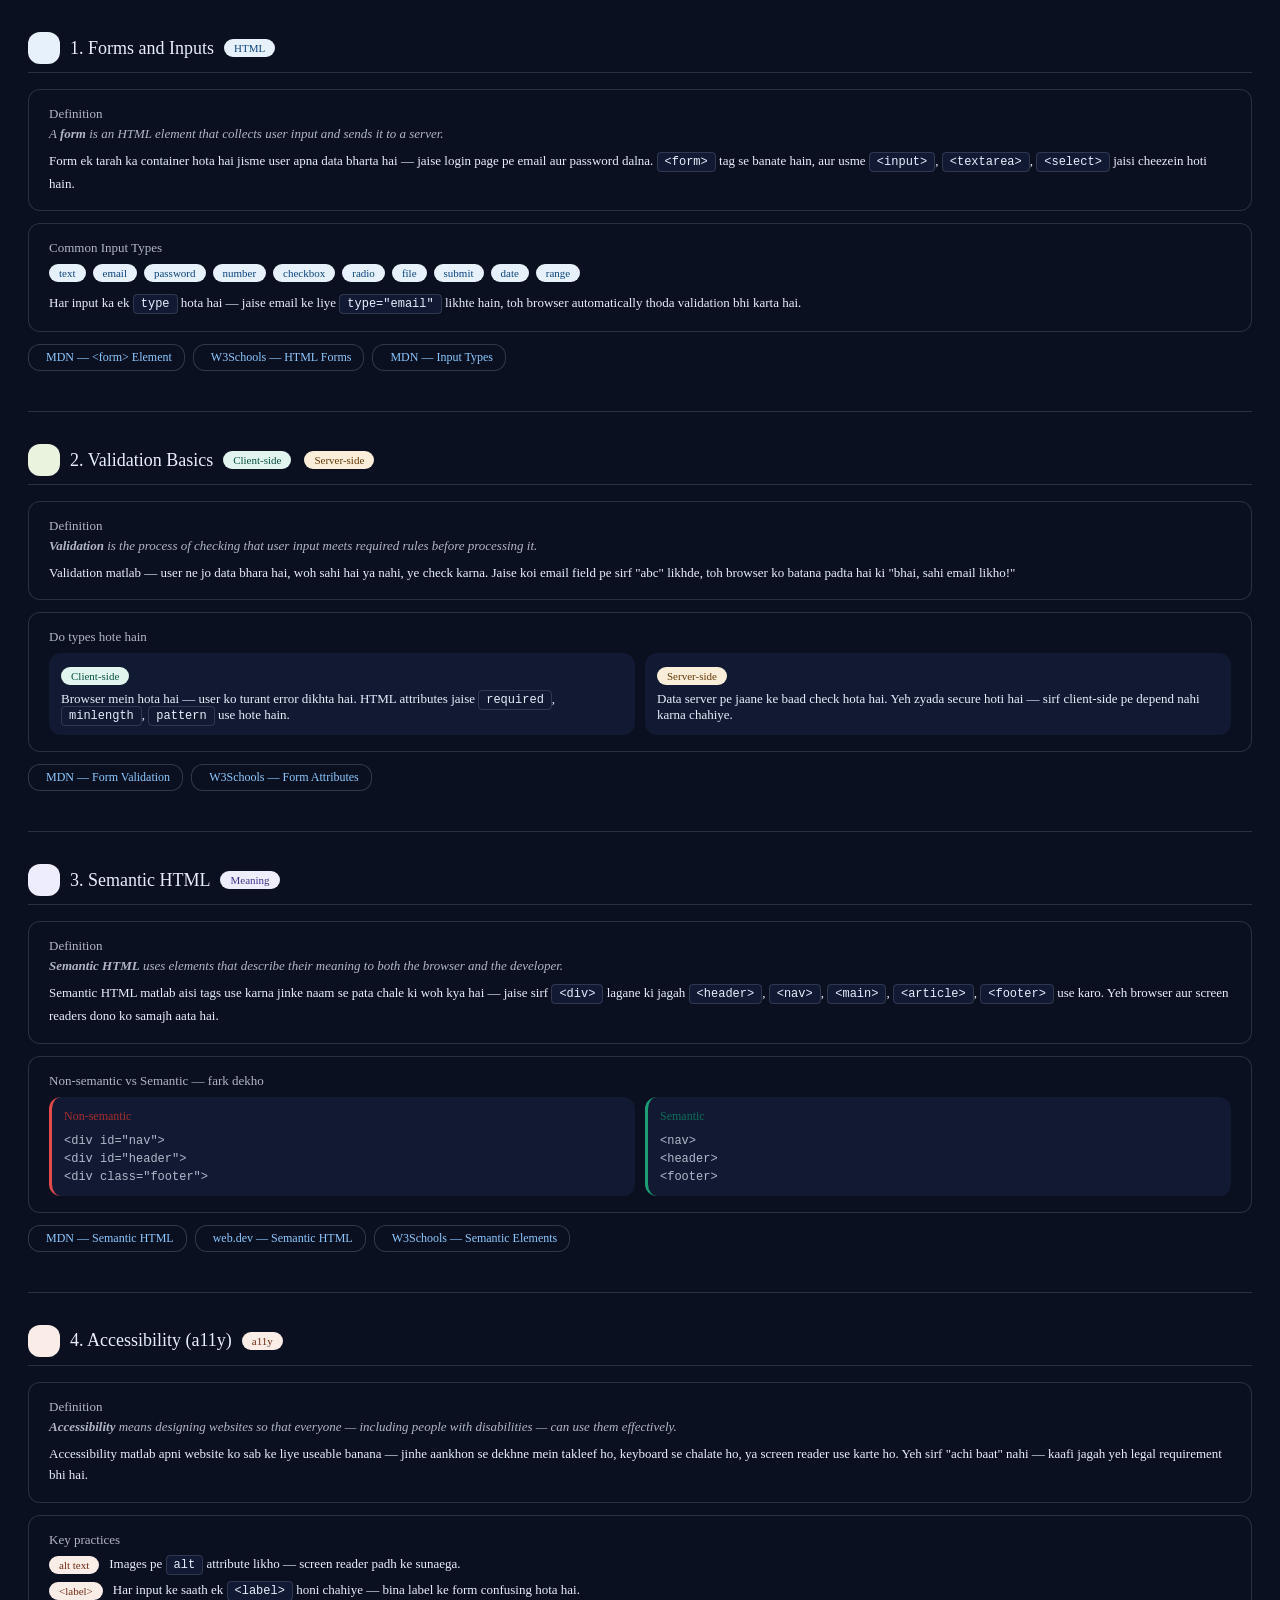
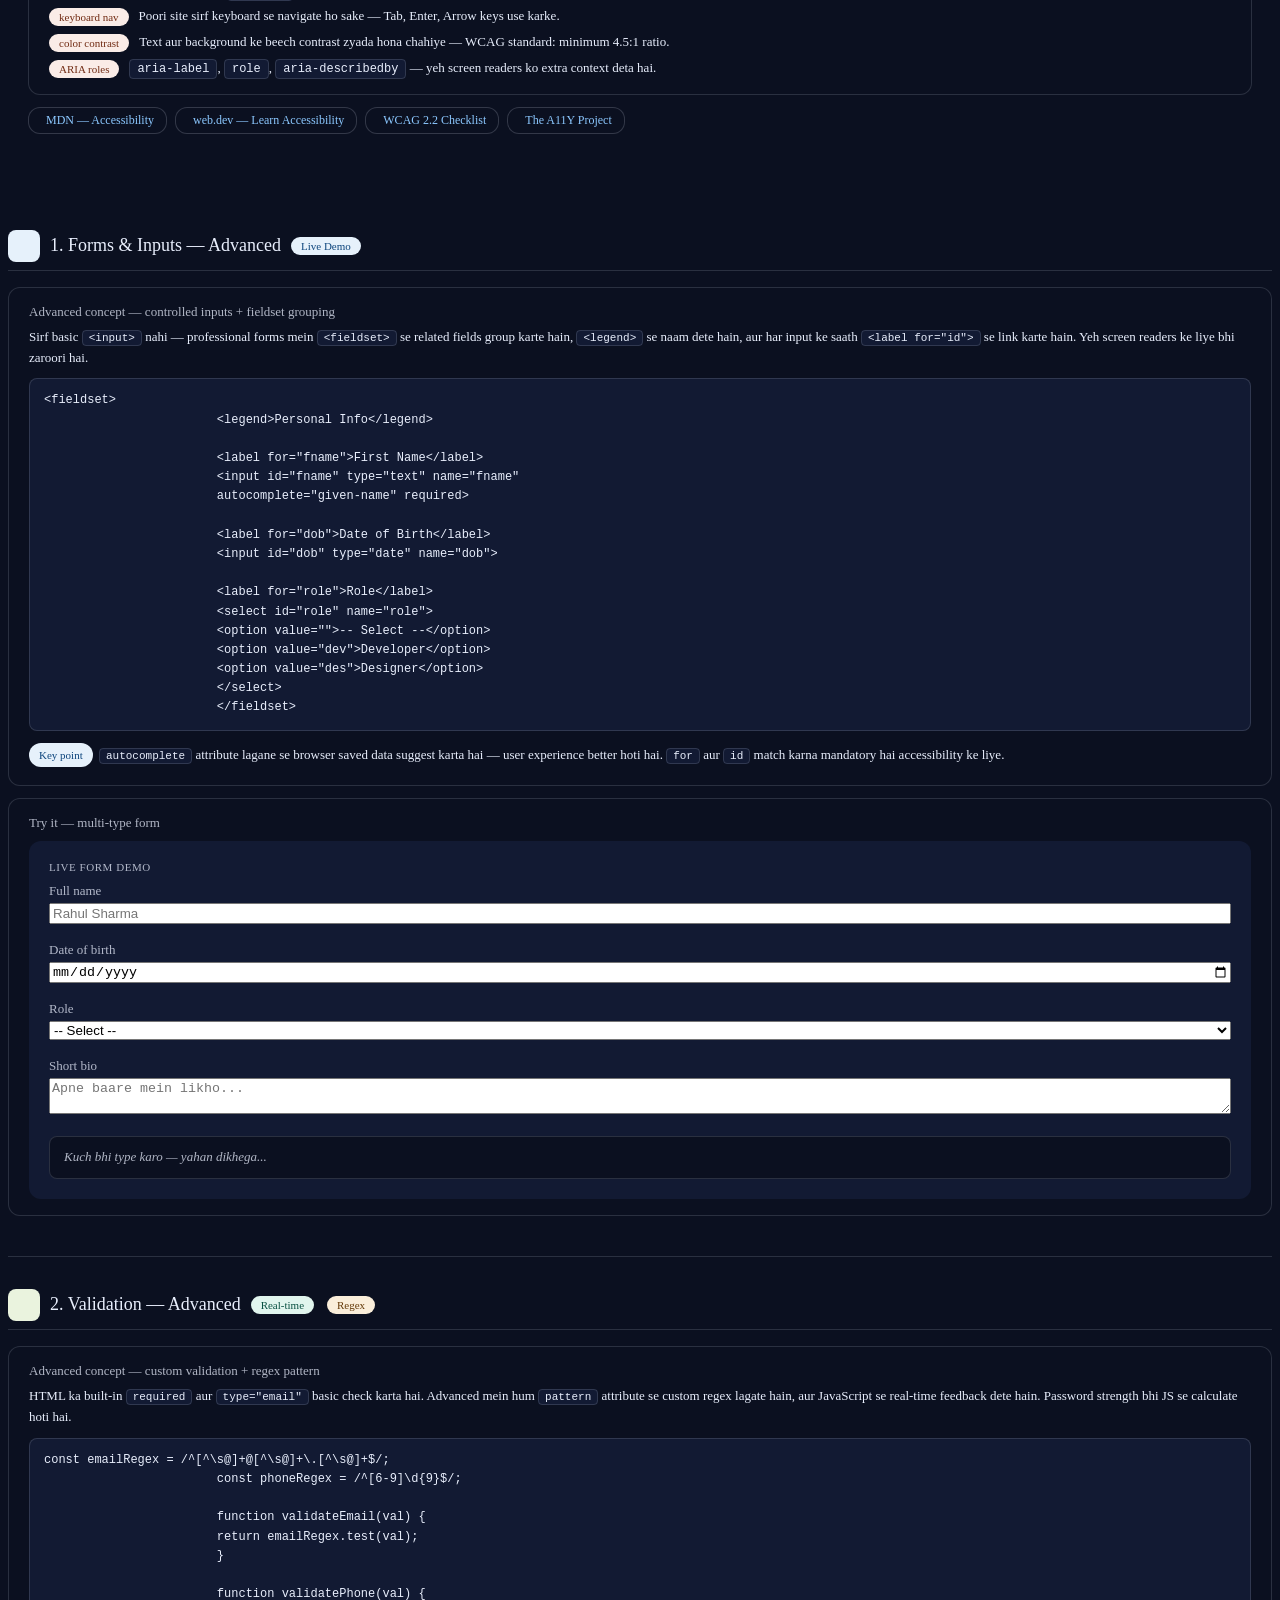
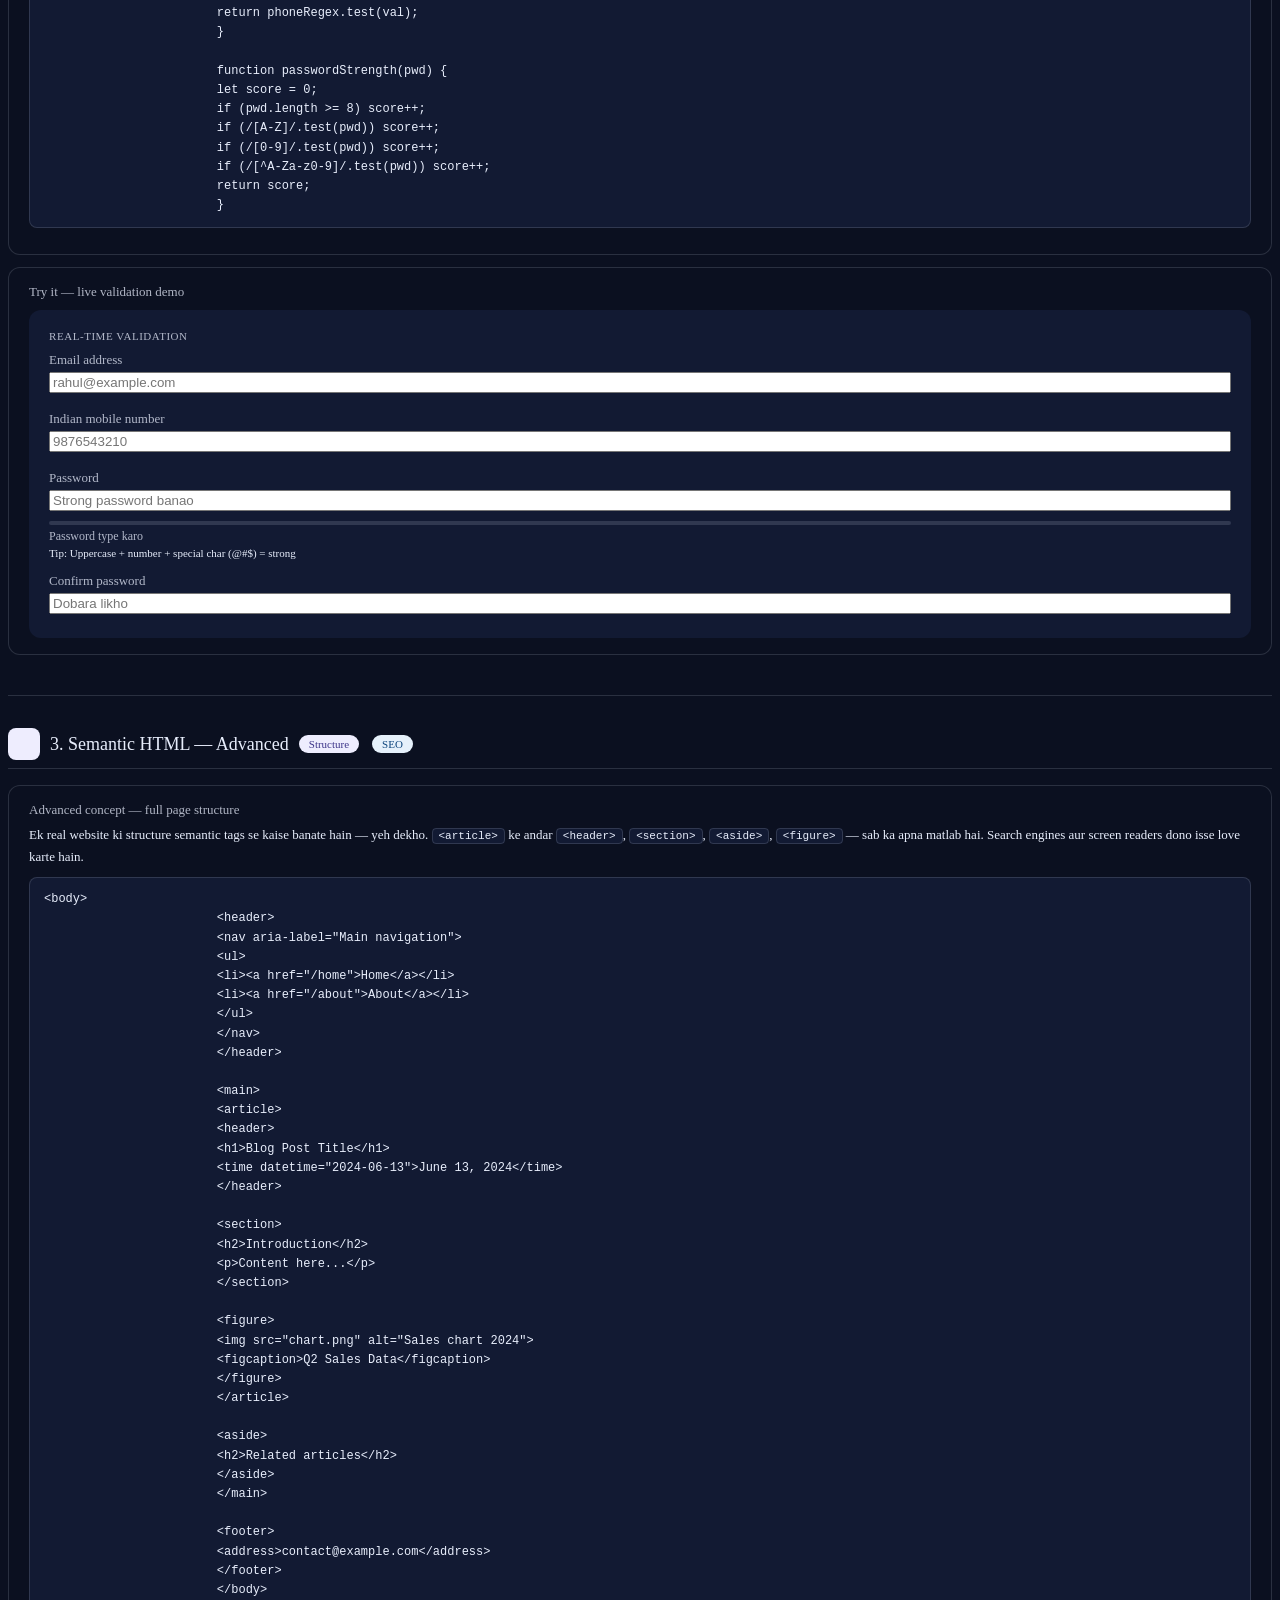
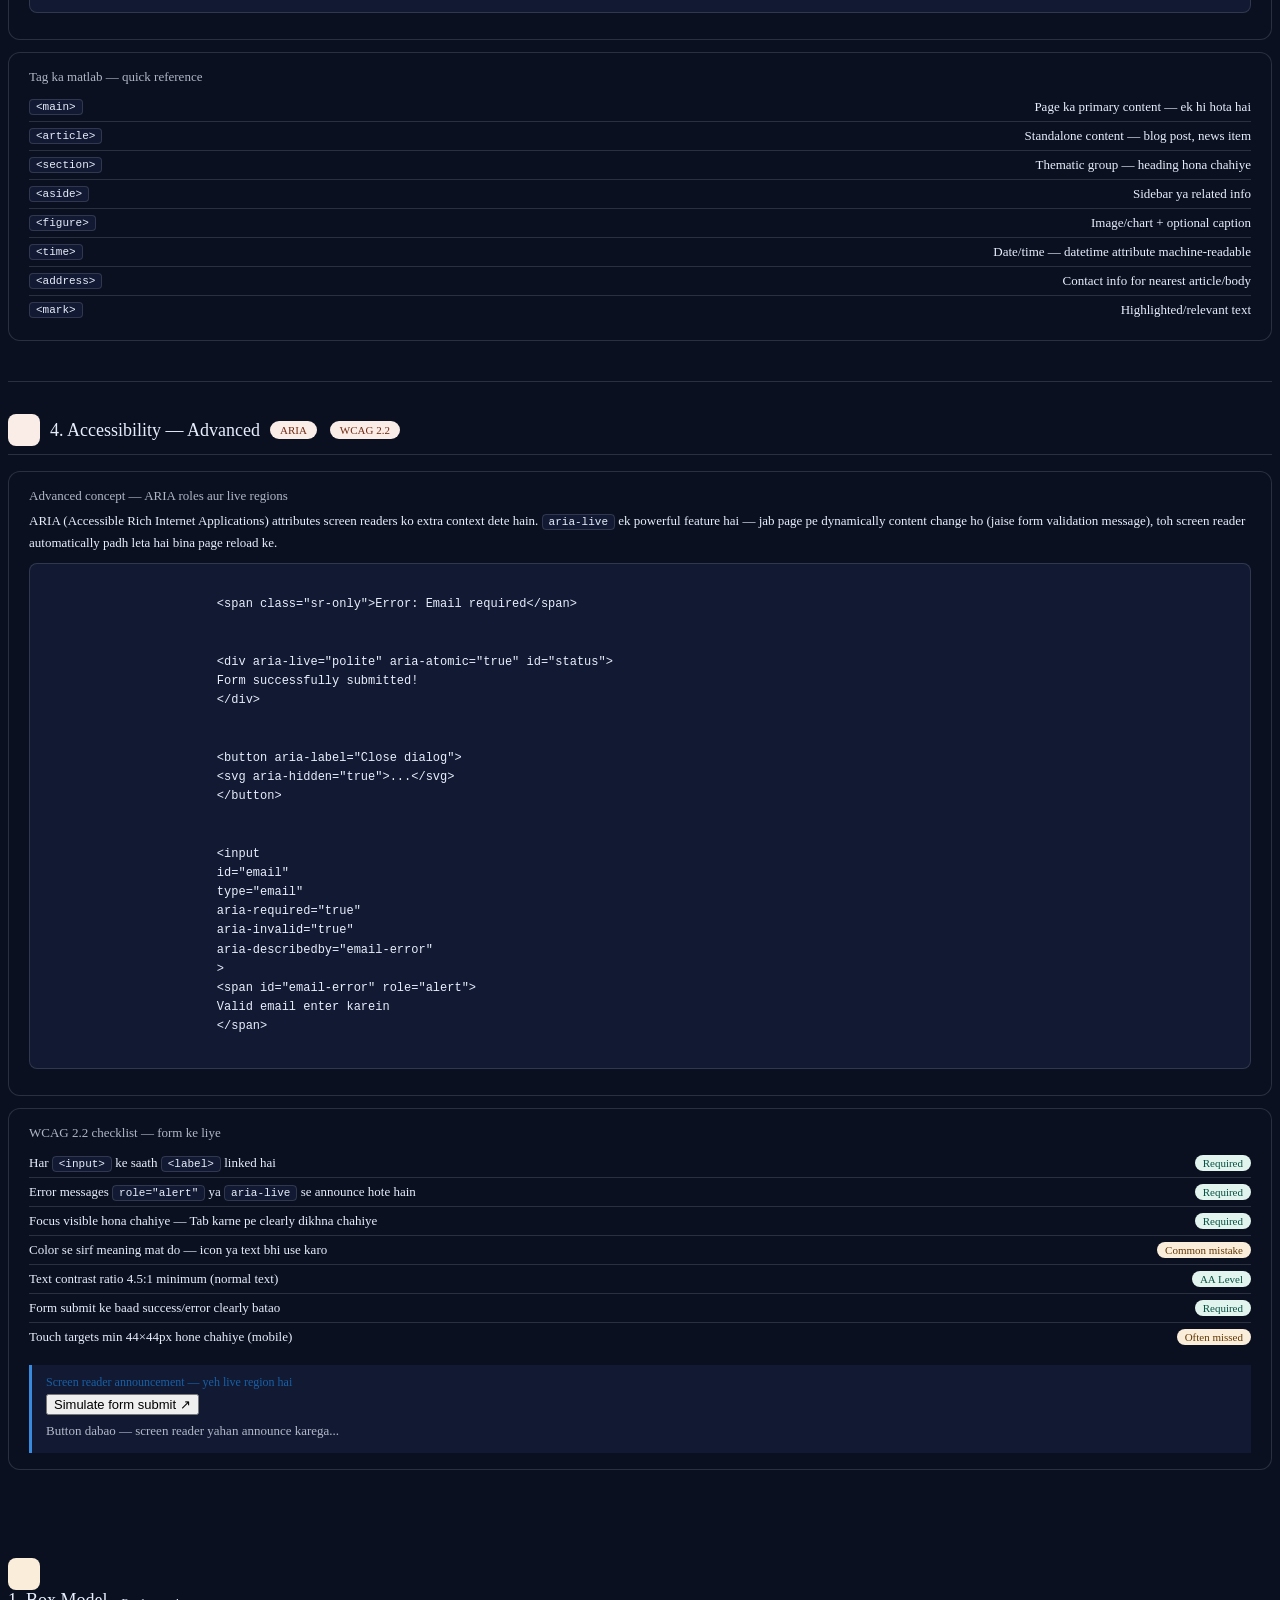
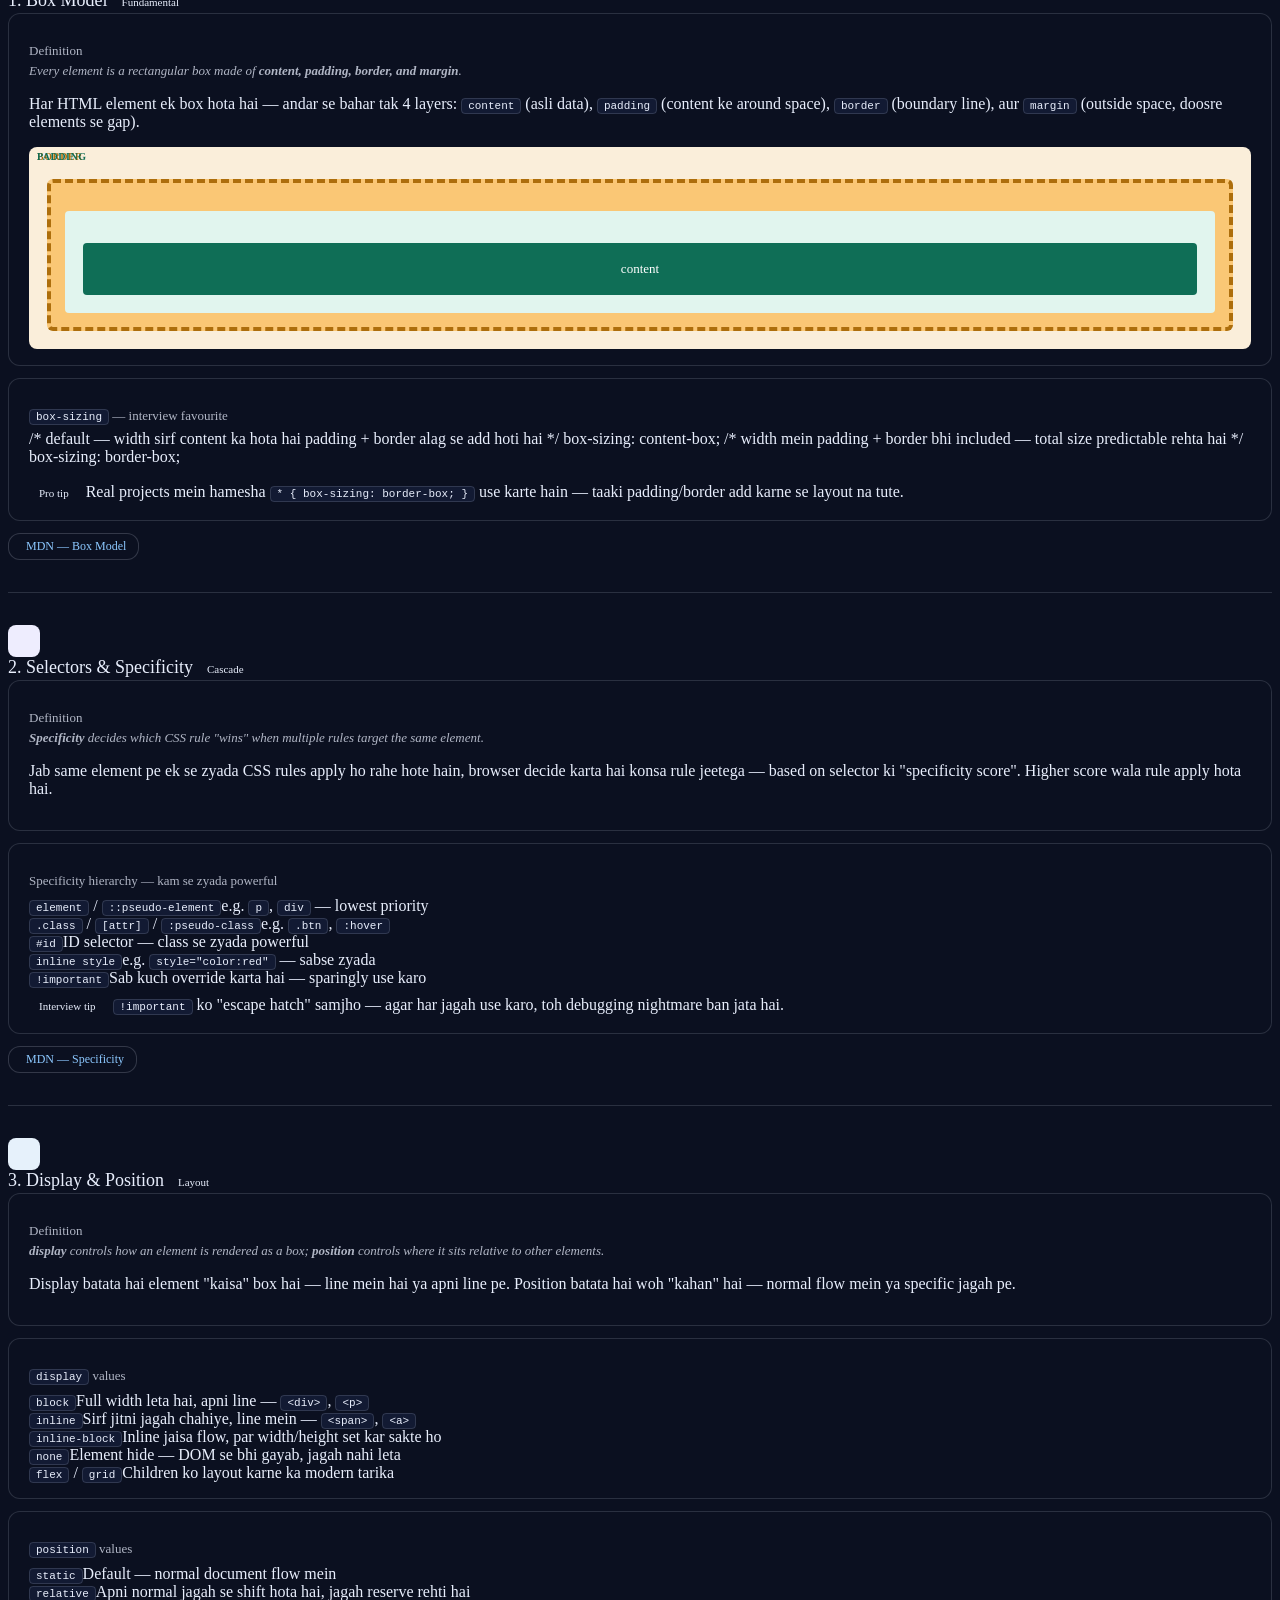
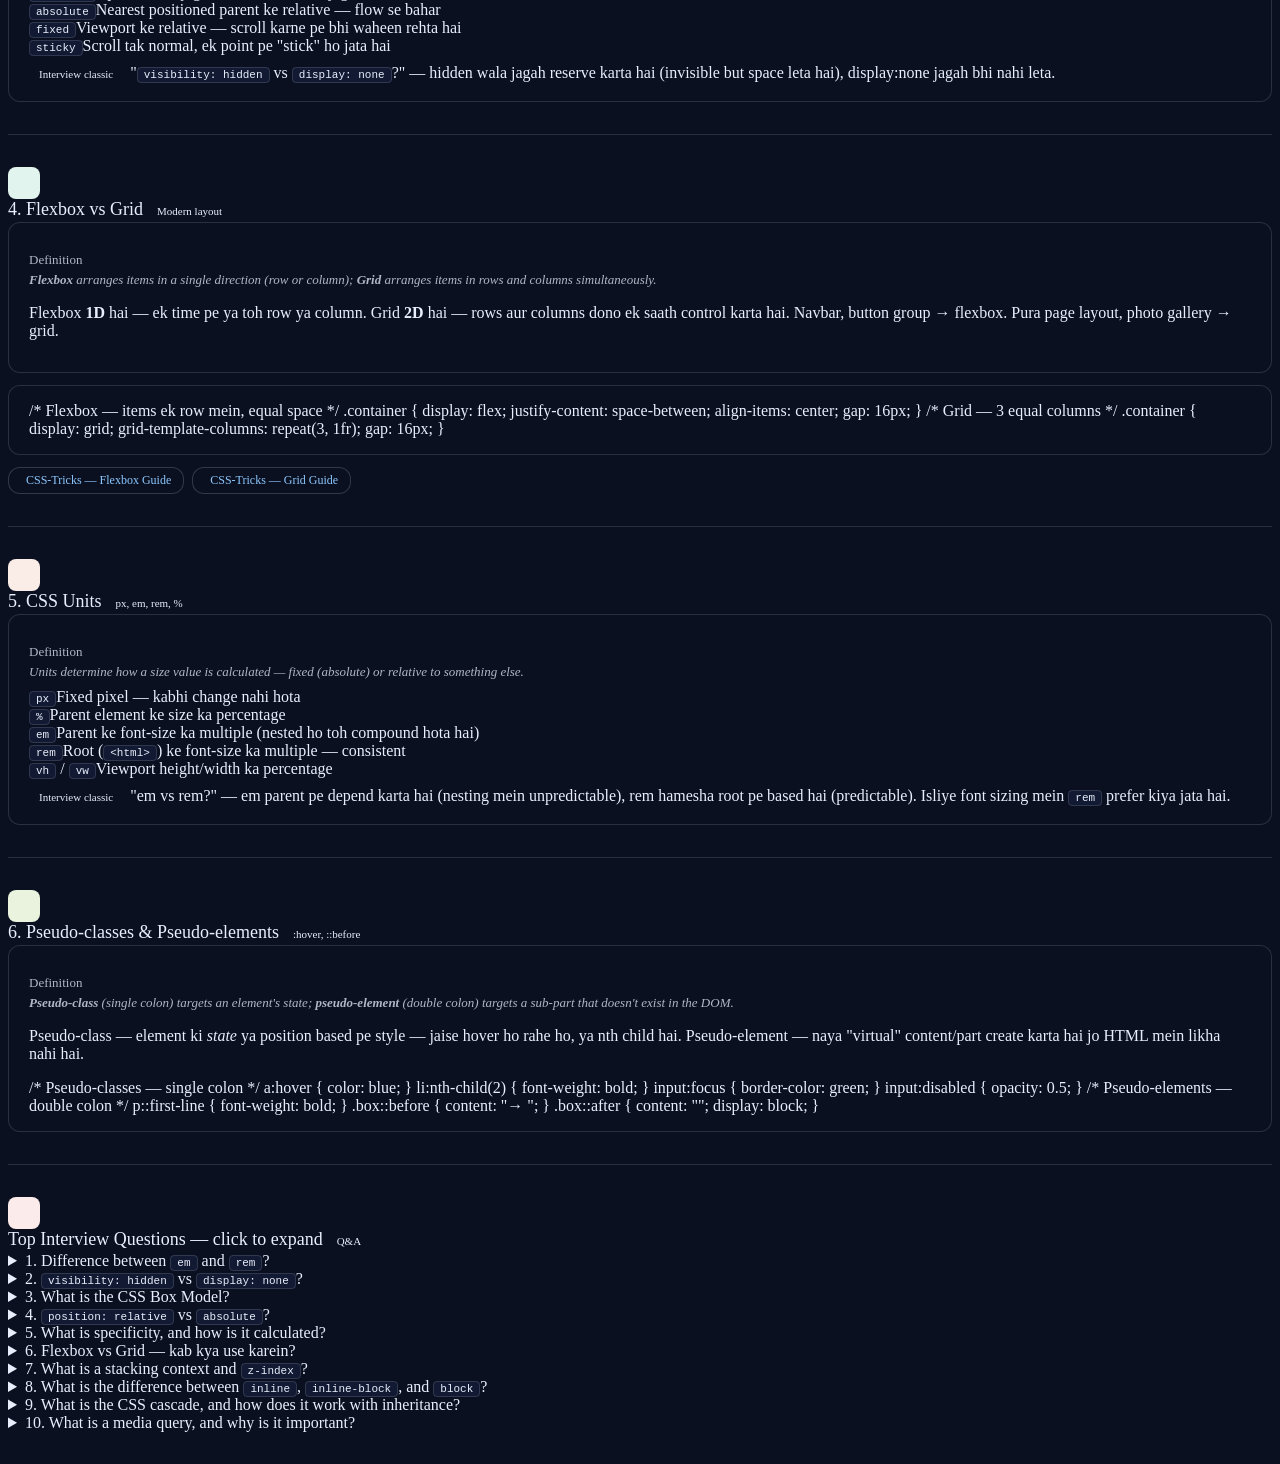
<file: 01LearnMern/index.html>
<!DOCTYPE html>
<html lang="en">

<head>
    <meta charset="UTF-8">
    <meta name="viewport" content="width=device-width, initial-scale=1.0">
    <title>Document</title>
    <link rel="stylesheet" href="style.css">
</head>

<body>
    <section class="form-section">
        <h2 class="sr-only">HTML Forms, Validation, Semantic HTML aur Accessibility — Hinglish Guide</h2>

        <div style="padding: 1.5rem 0 0;">

            <!-- FORMS & INPUTS -->
            <div class="section">
                <div class="topic-header">
                    <div class="topic-icon" style="background:#E6F1FB;"><i class="ti ti-forms"
                            style="font-size:16px;color:#185FA5;" aria-hidden="true"></i></div>
                    <h2 class="section-title">1. Forms and Inputs</h2>
                    <span class="tag tag-blue">HTML</span>
                </div>

                <div class="card">
                    <p style="font-size:13px;font-weight:500;margin:0 0 4px;color:var(--color-text-secondary);">
                        Definition</p>
                    <p class="def">A <strong>form</strong> is an HTML element that collects user input and sends it to a
                        server.</p>
                    <p class="hindi">Form ek tarah ka container hota hai jisme user apna data bharta hai — jaise login
                        page pe email aur password dalna. <span class="code-pill">&lt;form&gt;</span> tag se banate
                        hain, aur usme <span class="code-pill">&lt;input&gt;</span>, <span
                            class="code-pill">&lt;textarea&gt;</span>, <span class="code-pill">&lt;select&gt;</span>
                        jaisi cheezein hoti hain.</p>
                </div>

                <div class="card">
                    <p style="font-size:13px;font-weight:500;margin:0 0 6px;color:var(--color-text-secondary);">Common
                        Input Types</p>
                    <div>
                        <span class="tag tag-blue">text</span>
                        <span class="tag tag-blue">email</span>
                        <span class="tag tag-blue">password</span>
                        <span class="tag tag-blue">number</span>
                        <span class="tag tag-blue">checkbox</span>
                        <span class="tag tag-blue">radio</span>
                        <span class="tag tag-blue">file</span>
                        <span class="tag tag-blue">submit</span>
                        <span class="tag tag-blue">date</span>
                        <span class="tag tag-blue">range</span>
                    </div>
                    <p class="hindi" style="margin-top:8px;">Har input ka ek <span class="code-pill">type</span> hota
                        hai — jaise email ke liye <span class="code-pill">type="email"</span> likhte hain, toh browser
                        automatically thoda validation bhi karta hai.</p>
                </div>

                <div class="link-row">
                    <a class="link-btn" href="https://developer.mozilla.org/en-US/docs/Web/HTML/Element/form"
                        target="_blank"><i class="ti ti-external-link" aria-hidden="true"></i> MDN — &lt;form&gt;
                        Element</a>
                    <a class="link-btn" href="https://www.w3schools.com/html/html_forms.asp" target="_blank"><i
                            class="ti ti-external-link" aria-hidden="true"></i> W3Schools — HTML Forms</a>
                    <a class="link-btn" href="https://developer.mozilla.org/en-US/docs/Web/HTML/Element/input"
                        target="_blank"><i class="ti ti-external-link" aria-hidden="true"></i> MDN — Input Types</a>
                </div>
            </div>

            <hr class="divider">

            <!-- VALIDATION -->
            <div class="section">
                <div class="topic-header">
                    <div class="topic-icon" style="background:#EAF3DE;"><i class="ti ti-shield-check"
                            style="font-size:16px;color:#3B6D11;" aria-hidden="true"></i></div>
                    <h2 class="section-title">2. Validation Basics</h2>
                    <span class="tag tag-teal">Client-side</span>
                    <span class="tag tag-amber">Server-side</span>
                </div>

                <div class="card">
                    <p style="font-size:13px;font-weight:500;margin:0 0 4px;color:var(--color-text-secondary);">
                        Definition</p>
                    <p class="def"><strong>Validation</strong> is the process of checking that user input meets required
                        rules before processing it.</p>
                    <p class="hindi">Validation matlab — user ne jo data bhara hai, woh sahi hai ya nahi, ye check
                        karna. Jaise koi email field pe sirf "abc" likhde, toh browser ko batana padta hai ki "bhai,
                        sahi email likho!"</p>
                </div>

                <div class="card">
                    <p style="font-size:13px;font-weight:500;margin:0 0 8px;color:var(--color-text-secondary);">Do types
                        hote hain</p>
                    <div style="display:grid;grid-template-columns:1fr 1fr;gap:10px;">
                        <div
                            style="background:var(--color-background-secondary);border-radius:var(--border-radius-md);padding:12px;">
                            <span class="tag tag-teal"
                                style="margin-bottom:6px;display:inline-block;">Client-side</span>
                            <p style="font-size:13px;margin:0;color:var(--color-text-primary);">Browser mein hota hai —
                                user ko turant error dikhta hai. HTML attributes jaise <span
                                    class="code-pill">required</span>, <span class="code-pill">minlength</span>, <span
                                    class="code-pill">pattern</span> use hote hain.</p>
                        </div>
                        <div
                            style="background:var(--color-background-secondary);border-radius:var(--border-radius-md);padding:12px;">
                            <span class="tag tag-amber"
                                style="margin-bottom:6px;display:inline-block;">Server-side</span>
                            <p style="font-size:13px;margin:0;color:var(--color-text-primary);">Data server pe jaane ke
                                baad check hota hai. Yeh zyada secure hoti hai — sirf client-side pe depend nahi karna
                                chahiye.</p>
                        </div>
                    </div>
                </div>

                <div class="link-row">
                    <a class="link-btn" href="https://developer.mozilla.org/en-US/docs/Learn/Forms/Form_validation"
                        target="_blank"><i class="ti ti-external-link" aria-hidden="true"></i> MDN — Form Validation</a>
                    <a class="link-btn" href="https://www.w3schools.com/html/html_form_attributes.asp"
                        target="_blank"><i class="ti ti-external-link" aria-hidden="true"></i> W3Schools — Form
                        Attributes</a>
                </div>
            </div>

            <hr class="divider">

            <!-- SEMANTIC HTML -->
            <div class="section">
                <div class="topic-header">
                    <div class="topic-icon" style="background:#EEEDFE;"><i class="ti ti-code"
                            style="font-size:16px;color:#534AB7;" aria-hidden="true"></i></div>
                    <h2 class="section-title">3. Semantic HTML</h2>
                    <span class="tag tag-purple">Meaning</span>
                </div>

                <div class="card">
                    <p style="font-size:13px;font-weight:500;margin:0 0 4px;color:var(--color-text-secondary);">
                        Definition</p>
                    <p class="def"><strong>Semantic HTML</strong> uses elements that describe their meaning to both the
                        browser and the developer.</p>
                    <p class="hindi">Semantic HTML matlab aisi tags use karna jinke naam se pata chale ki woh kya hai —
                        jaise sirf <span class="code-pill">&lt;div&gt;</span> lagane ki jagah <span
                            class="code-pill">&lt;header&gt;</span>, <span class="code-pill">&lt;nav&gt;</span>, <span
                            class="code-pill">&lt;main&gt;</span>, <span class="code-pill">&lt;article&gt;</span>, <span
                            class="code-pill">&lt;footer&gt;</span> use karo. Yeh browser aur screen readers dono ko
                        samajh aata hai.</p>
                </div>

                <div class="card">
                    <p style="font-size:13px;font-weight:500;margin:0 0 8px;color:var(--color-text-secondary);">
                        Non-semantic vs Semantic — fark dekho</p>
                    <div style="display:grid;grid-template-columns:1fr 1fr;gap:10px;">
                        <div
                            style="background:var(--color-background-secondary);padding:12px;border-radius:var(--border-radius-md);border-left:3px solid #E24B4A;">
                            <p style="font-size:12px;font-weight:500;margin:0 0 6px;color:#A32D2D;">Non-semantic</p>
                            <code
                                style="font-size:12px;color:var(--color-text-secondary);">&lt;div id="nav"&gt;<br>&lt;div id="header"&gt;<br>&lt;div class="footer"&gt;</code>
                        </div>
                        <div
                            style="background:var(--color-background-secondary);padding:12px;border-radius:var(--border-radius-md);border-left:3px solid #1D9E75;">
                            <p style="font-size:12px;font-weight:500;margin:0 0 6px;color:#0F6E56;">Semantic</p>
                            <code
                                style="font-size:12px;color:var(--color-text-secondary);">&lt;nav&gt;<br>&lt;header&gt;<br>&lt;footer&gt;</code>
                        </div>
                    </div>
                </div>

                <div class="link-row">
                    <a class="link-btn"
                        href="https://developer.mozilla.org/en-US/docs/Glossary/Semantics#semantics_in_html"
                        target="_blank"><i class="ti ti-external-link" aria-hidden="true"></i> MDN — Semantic HTML</a>
                    <a class="link-btn" href="https://web.dev/learn/html/semantic-html/" target="_blank"><i
                            class="ti ti-external-link" aria-hidden="true"></i> web.dev — Semantic HTML</a>
                    <a class="link-btn" href="https://www.w3schools.com/html/html5_semantic_elements.asp"
                        target="_blank"><i class="ti ti-external-link" aria-hidden="true"></i> W3Schools — Semantic
                        Elements</a>
                </div>
            </div>

            <hr class="divider">

            <!-- ACCESSIBILITY -->
            <div class="section">
                <div class="topic-header">
                    <div class="topic-icon" style="background:#FAECE7;"><i class="ti ti-accessible"
                            style="font-size:16px;color:#993C1D;" aria-hidden="true"></i></div>
                    <h2 class="section-title">4. Accessibility (a11y)</h2>
                    <span class="tag tag-coral">a11y</span>
                </div>

                <div class="card">
                    <p style="font-size:13px;font-weight:500;margin:0 0 4px;color:var(--color-text-secondary);">
                        Definition</p>
                    <p class="def"><strong>Accessibility</strong> means designing websites so that everyone — including
                        people with disabilities — can use them effectively.</p>
                    <p class="hindi">Accessibility matlab apni website ko sab ke liye useable banana — jinhe aankhon se
                        dekhne mein takleef ho, keyboard se chalate ho, ya screen reader use karte ho. Yeh sirf "achi
                        baat" nahi — kaafi jagah yeh legal requirement bhi hai.</p>
                </div>

                <div class="card">
                    <p style="font-size:13px;font-weight:500;margin:0 0 8px;color:var(--color-text-secondary);">Key
                        practices</p>
                    <div style="display:flex;flex-direction:column;gap:8px;">
                        <div style="display:flex;gap:10px;align-items:flex-start;">
                            <span class="tag tag-coral" style="white-space:nowrap;margin:0;">alt text</span>
                            <p style="font-size:13px;margin:0;color:var(--color-text-primary);">Images pe <span
                                    class="code-pill">alt</span> attribute likho — screen reader padh ke sunaega.</p>
                        </div>
                        <div style="display:flex;gap:10px;align-items:flex-start;">
                            <span class="tag tag-coral" style="white-space:nowrap;margin:0;">&lt;label&gt;</span>
                            <p style="font-size:13px;margin:0;color:var(--color-text-primary);">Har input ke saath ek
                                <span class="code-pill">&lt;label&gt;</span> honi chahiye — bina label ke form confusing
                                hota hai.
                            </p>
                        </div>
                        <div style="display:flex;gap:10px;align-items:flex-start;">
                            <span class="tag tag-coral" style="white-space:nowrap;margin:0;">keyboard nav</span>
                            <p style="font-size:13px;margin:0;color:var(--color-text-primary);">Poori site sirf keyboard
                                se navigate ho sake — Tab, Enter, Arrow keys use karke.</p>
                        </div>
                        <div style="display:flex;gap:10px;align-items:flex-start;">
                            <span class="tag tag-coral" style="white-space:nowrap;margin:0;">color contrast</span>
                            <p style="font-size:13px;margin:0;color:var(--color-text-primary);">Text aur background ke
                                beech contrast zyada hona chahiye — WCAG standard: minimum 4.5:1 ratio.</p>
                        </div>
                        <div style="display:flex;gap:10px;align-items:flex-start;">
                            <span class="tag tag-coral" style="white-space:nowrap;margin:0;">ARIA roles</span>
                            <p style="font-size:13px;margin:0;color:var(--color-text-primary);"><span
                                    class="code-pill">aria-label</span>, <span class="code-pill">role</span>, <span
                                    class="code-pill">aria-describedby</span> — yeh screen readers ko extra context deta
                                hai.</p>
                        </div>
                    </div>
                </div>

                <div class="link-row">
                    <a class="link-btn" href="https://developer.mozilla.org/en-US/docs/Web/Accessibility"
                        target="_blank"><i class="ti ti-external-link" aria-hidden="true"></i> MDN — Accessibility</a>
                    <a class="link-btn" href="https://web.dev/learn/accessibility/" target="_blank"><i
                            class="ti ti-external-link" aria-hidden="true"></i> web.dev — Learn Accessibility</a>
                    <a class="link-btn" href="https://www.w3.org/WAI/WCAG22/quickref/" target="_blank"><i
                            class="ti ti-external-link" aria-hidden="true"></i> WCAG 2.2 Checklist</a>
                    <a class="link-btn" href="https://www.a11yproject.com/" target="_blank"><i
                            class="ti ti-external-link" aria-hidden="true"></i> The A11Y Project</a>
                </div>
            </div>

        </div>

    </section>

    <section class="form-advanced-section">
        <h2 class="sr-only">Advanced HTML Forms, Validation, Semantic HTML aur Accessibility — interactive Hinglish
            examples</h2>

        <div class="wrap">

            <!-- ===== SECTION 1: FORMS & INPUTS ===== -->
            <div class="section">
                <div class="sec-header">
                    <div class="icon-box" style="background:#E6F1FB;"><i class="ti ti-forms"
                            style="font-size:16px;color:#185FA5;" aria-hidden="true"></i></div>
                    <h2 class="sec-title">1. Forms &amp; Inputs — Advanced</h2>
                    <span class="tag t-blue">Live Demo</span>
                </div>

                <div class="card">
                    <p style="font-size:13px;font-weight:500;margin:0 0 4px;color:var(--color-text-secondary);">Advanced
                        concept — controlled inputs + fieldset grouping</p>
                    <p class="hindi">Sirf basic <span class="pill">&lt;input&gt;</span> nahi — professional forms mein
                        <span class="pill">&lt;fieldset&gt;</span> se related fields group karte hain, <span
                            class="pill">&lt;legend&gt;</span> se naam dete hain, aur har input ke saath <span
                            class="pill">&lt;label for="id"&gt;</span> se link karte hain. Yeh screen readers ke liye
                        bhi zaroori hai.
                    </p>
                    <div class="code-block">&lt;fieldset&gt;
                        &lt;legend&gt;Personal Info&lt;/legend&gt;

                        &lt;label for="fname"&gt;First Name&lt;/label&gt;
                        &lt;input id="fname" type="text" name="fname"
                        autocomplete="given-name" required&gt;

                        &lt;label for="dob"&gt;Date of Birth&lt;/label&gt;
                        &lt;input id="dob" type="date" name="dob"&gt;

                        &lt;label for="role"&gt;Role&lt;/label&gt;
                        &lt;select id="role" name="role"&gt;
                        &lt;option value=""&gt;-- Select --&lt;/option&gt;
                        &lt;option value="dev"&gt;Developer&lt;/option&gt;
                        &lt;option value="des"&gt;Designer&lt;/option&gt;
                        &lt;/select&gt;
                        &lt;/fieldset&gt;</div>
                    <p class="hindi"><span class="tag t-blue">Key point</span> <span class="pill">autocomplete</span>
                        attribute lagane se browser saved data suggest karta hai — user experience better hoti hai.
                        <span class="pill">for</span> aur <span class="pill">id</span> match karna mandatory hai
                        accessibility ke liye.
                    </p>
                </div>

                <div class="card">
                    <p style="font-size:13px;font-weight:500;margin:0 0 8px;color:var(--color-text-secondary);">Try it —
                        multi-type form</p>
                    <div class="demo-box">
                        <div class="demo-label">Live form demo</div>
                        <div class="field-row">
                            <label for="d-name">Full name</label>
                            <input id="d-name" type="text" placeholder="Rahul Sharma" oninput="updateOutput()">
                        </div>
                        <div class="field-row">
                            <label for="d-dob">Date of birth</label>
                            <input id="d-dob" type="date" oninput="updateOutput()">
                        </div>
                        <div class="field-row">
                            <label for="d-role">Role</label>
                            <select id="d-role" onchange="updateOutput()">
                                <option value="">-- Select --</option>
                                <option value="Frontend Dev">Frontend Developer</option>
                                <option value="Backend Dev">Backend Developer</option>
                                <option value="Designer">UI/UX Designer</option>
                                <option value="Student">Student</option>
                            </select>
                        </div>
                        <div class="field-row">
                            <label for="d-bio">Short bio</label>
                            <textarea id="d-bio" rows="2" placeholder="Apne baare mein likho..."
                                oninput="updateOutput()"></textarea>
                        </div>
                        <div class="output-box" id="form-output"
                            style="color:var(--color-text-secondary);font-style:italic;">Kuch bhi type karo — yahan
                            dikhega...</div>
                    </div>
                </div>
            </div>

            <hr class="divider">

            <!-- ===== SECTION 2: VALIDATION ===== -->
            <div class="section">
                <div class="sec-header">
                    <div class="icon-box" style="background:#EAF3DE;"><i class="ti ti-shield-check"
                            style="font-size:16px;color:#3B6D11;" aria-hidden="true"></i></div>
                    <h2 class="sec-title">2. Validation — Advanced</h2>
                    <span class="tag t-teal">Real-time</span><span class="tag t-amber">Regex</span>
                </div>

                <div class="card">
                    <p style="font-size:13px;font-weight:500;margin:0 0 4px;color:var(--color-text-secondary);">Advanced
                        concept — custom validation + regex pattern</p>
                    <p class="hindi">HTML ka built-in <span class="pill">required</span> aur <span
                            class="pill">type="email"</span> basic check karta hai. Advanced mein hum <span
                            class="pill">pattern</span> attribute se custom regex lagate hain, aur JavaScript se
                        real-time feedback dete hain. Password strength bhi JS se calculate hoti hai.</p>
                    <div class="code-block">const emailRegex = /^[^\s@]+@[^\s@]+\.[^\s@]+$/;
                        const phoneRegex = /^[6-9]\d{9}$/;

                        function validateEmail(val) {
                        return emailRegex.test(val);
                        }

                        function validatePhone(val) {
                        return phoneRegex.test(val);
                        }

                        function passwordStrength(pwd) {
                        let score = 0;
                        if (pwd.length >= 8) score++;
                        if (/[A-Z]/.test(pwd)) score++;
                        if (/[0-9]/.test(pwd)) score++;
                        if (/[^A-Za-z0-9]/.test(pwd)) score++;
                        return score;
                        }</div>
                </div>

                <div class="card">
                    <p style="font-size:13px;font-weight:500;margin:0 0 8px;color:var(--color-text-secondary);">Try it —
                        live validation demo</p>
                    <div class="demo-box">
                        <div class="demo-label">Real-time validation</div>

                        <div class="field-row">
                            <label for="v-email">Email address</label>
                            <input id="v-email" type="email" placeholder="rahul@example.com"
                                oninput="validateEmailField()">
                            <div class="err" id="email-err"><i class="ti ti-alert-circle" aria-hidden="true"></i> Valid
                                email likho — jaise abc@gmail.com</div>
                            <div class="ok" id="email-ok"><i class="ti ti-circle-check" aria-hidden="true"></i> Email
                                sahi hai!</div>
                        </div>

                        <div class="field-row">
                            <label for="v-phone">Indian mobile number</label>
                            <input id="v-phone" type="tel" placeholder="9876543210" maxlength="10"
                                oninput="validatePhoneField()">
                            <div class="err" id="phone-err"><i class="ti ti-alert-circle" aria-hidden="true"></i> 10
                                digit Indian number chahiye (6-9 se start)</div>
                            <div class="ok" id="phone-ok"><i class="ti ti-circle-check" aria-hidden="true"></i> Number
                                valid hai!</div>
                        </div>

                        <div class="field-row">
                            <label for="v-pass">Password</label>
                            <input id="v-pass" type="password" placeholder="Strong password banao"
                                oninput="checkStrength()">
                            <div class="strength-bar">
                                <div class="strength-fill" id="strength-fill" style="width:0%;background:#E24B4A;">
                                </div>
                            </div>
                            <div style="font-size:12px;color:var(--color-text-secondary);margin-top:4px;"
                                id="strength-label">Password type karo</div>
                            <div style="font-size:11px;color:var(--color-text-tertiary);margin-top:3px;">Tip: Uppercase
                                + number + special char (@#$) = strong</div>
                        </div>

                        <div class="field-row" style="margin-bottom:0;">
                            <label for="v-confirm">Confirm password</label>
                            <input id="v-confirm" type="password" placeholder="Dobara likho" oninput="checkMatch()">
                            <div class="err" id="match-err"><i class="ti ti-alert-circle" aria-hidden="true"></i>
                                Passwords match nahi kar rahe!</div>
                            <div class="ok" id="match-ok"><i class="ti ti-circle-check" aria-hidden="true"></i>
                                Passwords match!</div>
                        </div>
                    </div>
                </div>
            </div>

            <hr class="divider">

            <!-- ===== SECTION 3: SEMANTIC HTML ===== -->
            <div class="section">
                <div class="sec-header">
                    <div class="icon-box" style="background:#EEEDFE;"><i class="ti ti-layout"
                            style="font-size:16px;color:#534AB7;" aria-hidden="true"></i></div>
                    <h2 class="sec-title">3. Semantic HTML — Advanced</h2>
                    <span class="tag t-purple">Structure</span><span class="tag t-blue">SEO</span>
                </div>

                <div class="card">
                    <p style="font-size:13px;font-weight:500;margin:0 0 4px;color:var(--color-text-secondary);">Advanced
                        concept — full page structure</p>
                    <p class="hindi">Ek real website ki structure semantic tags se kaise banate hain — yeh dekho. <span
                            class="pill">&lt;article&gt;</span> ke andar <span class="pill">&lt;header&gt;</span>, <span
                            class="pill">&lt;section&gt;</span>, <span class="pill">&lt;aside&gt;</span>, <span
                            class="pill">&lt;figure&gt;</span> — sab ka apna matlab hai. Search engines aur screen
                        readers dono isse love karte hain.</p>
                    <div class="code-block">&lt;body&gt;
                        &lt;header&gt;
                        &lt;nav aria-label="Main navigation"&gt;
                        &lt;ul&gt;
                        &lt;li&gt;&lt;a href="/home"&gt;Home&lt;/a&gt;&lt;/li&gt;
                        &lt;li&gt;&lt;a href="/about"&gt;About&lt;/a&gt;&lt;/li&gt;
                        &lt;/ul&gt;
                        &lt;/nav&gt;
                        &lt;/header&gt;

                        &lt;main&gt;
                        &lt;article&gt;
                        &lt;header&gt;
                        &lt;h1&gt;Blog Post Title&lt;/h1&gt;
                        &lt;time datetime="2024-06-13"&gt;June 13, 2024&lt;/time&gt;
                        &lt;/header&gt;

                        &lt;section&gt;
                        &lt;h2&gt;Introduction&lt;/h2&gt;
                        &lt;p&gt;Content here...&lt;/p&gt;
                        &lt;/section&gt;

                        &lt;figure&gt;
                        &lt;img src="chart.png" alt="Sales chart 2024"&gt;
                        &lt;figcaption&gt;Q2 Sales Data&lt;/figcaption&gt;
                        &lt;/figure&gt;
                        &lt;/article&gt;

                        &lt;aside&gt;
                        &lt;h2&gt;Related articles&lt;/h2&gt;
                        &lt;/aside&gt;
                        &lt;/main&gt;

                        &lt;footer&gt;
                        &lt;address&gt;contact@example.com&lt;/address&gt;
                        &lt;/footer&gt;
                        &lt;/body&gt;</div>
                </div>

                <div class="card">
                    <p style="font-size:13px;font-weight:500;margin:0 0 8px;color:var(--color-text-secondary);">Tag ka
                        matlab — quick reference</p>
                    <div id="sem-list">
                        <div class="result-row"><span class="pill">&lt;main&gt;</span><span
                                style="font-size:13px;color:var(--color-text-primary);">Page ka primary content — ek hi
                                hota hai</span></div>
                        <div class="result-row"><span class="pill">&lt;article&gt;</span><span
                                style="font-size:13px;color:var(--color-text-primary);">Standalone content — blog post,
                                news item</span></div>
                        <div class="result-row"><span class="pill">&lt;section&gt;</span><span
                                style="font-size:13px;color:var(--color-text-primary);">Thematic group — heading hona
                                chahiye</span></div>
                        <div class="result-row"><span class="pill">&lt;aside&gt;</span><span
                                style="font-size:13px;color:var(--color-text-primary);">Sidebar ya related info</span>
                        </div>
                        <div class="result-row"><span class="pill">&lt;figure&gt;</span><span
                                style="font-size:13px;color:var(--color-text-primary);">Image/chart + optional
                                caption</span></div>
                        <div class="result-row"><span class="pill">&lt;time&gt;</span><span
                                style="font-size:13px;color:var(--color-text-primary);">Date/time — datetime attribute
                                machine-readable</span></div>
                        <div class="result-row"><span class="pill">&lt;address&gt;</span><span
                                style="font-size:13px;color:var(--color-text-primary);">Contact info for nearest
                                article/body</span></div>
                        <div class="result-row"><span class="pill">&lt;mark&gt;</span><span
                                style="font-size:13px;color:var(--color-text-primary);">Highlighted/relevant text</span>
                        </div>
                    </div>
                </div>
            </div>

            <hr class="divider">

            <!-- ===== SECTION 4: ACCESSIBILITY ===== -->
            <div class="section">
                <div class="sec-header">
                    <div class="icon-box" style="background:#FAECE7;"><i class="ti ti-accessible"
                            style="font-size:16px;color:#993C1D;" aria-hidden="true"></i></div>
                    <h2 class="sec-title">4. Accessibility — Advanced</h2>
                    <span class="tag t-coral">ARIA</span><span class="tag t-coral">WCAG 2.2</span>
                </div>

                <div class="card">
                    <p style="font-size:13px;font-weight:500;margin:0 0 4px;color:var(--color-text-secondary);">Advanced
                        concept — ARIA roles aur live regions</p>
                    <p class="hindi">ARIA (Accessible Rich Internet Applications) attributes screen readers ko extra
                        context dete hain. <span class="pill">aria-live</span> ek powerful feature hai — jab page pe
                        dynamically content change ho (jaise form validation message), toh screen reader automatically
                        padh leta hai bina page reload ke.</p>
                    <div class="code-block"><!-- Screen-reader only text -->
                        &lt;span class="sr-only"&gt;Error: Email required&lt;/span&gt;

                        <!-- Live region — dynamic changes announce honge -->
                        &lt;div aria-live="polite" aria-atomic="true" id="status"&gt;
                        Form successfully submitted!
                        &lt;/div&gt;

                        <!-- Button with icon only — accessible label -->
                        &lt;button aria-label="Close dialog"&gt;
                        &lt;svg aria-hidden="true"&gt;...&lt;/svg&gt;
                        &lt;/button&gt;

                        <!-- Input with error linked via aria-describedby -->
                        &lt;input
                        id="email"
                        type="email"
                        aria-required="true"
                        aria-invalid="true"
                        aria-describedby="email-error"
                        &gt;
                        &lt;span id="email-error" role="alert"&gt;
                        Valid email enter karein
                        &lt;/span&gt;
                    </div>
                </div>

                <div class="card">
                    <p style="font-size:13px;font-weight:500;margin:0 0 8px;color:var(--color-text-secondary);">WCAG 2.2
                        checklist — form ke liye</p>
                    <div id="a11y-checks">
                        <div class="result-row">
                            <span style="font-size:13px;">Har <span class="pill">&lt;input&gt;</span> ke saath <span
                                    class="pill">&lt;label&gt;</span> linked hai</span>
                            <span class="badge badge-success"><i class="ti ti-check" aria-hidden="true"></i>
                                Required</span>
                        </div>
                        <div class="result-row">
                            <span style="font-size:13px;">Error messages <span class="pill">role="alert"</span> ya <span
                                    class="pill">aria-live</span> se announce hote hain</span>
                            <span class="badge badge-success"><i class="ti ti-check" aria-hidden="true"></i>
                                Required</span>
                        </div>
                        <div class="result-row">
                            <span style="font-size:13px;">Focus visible hona chahiye — Tab karne pe clearly dikhna
                                chahiye</span>
                            <span class="badge badge-success"><i class="ti ti-check" aria-hidden="true"></i>
                                Required</span>
                        </div>
                        <div class="result-row">
                            <span style="font-size:13px;">Color se sirf meaning mat do — icon ya text bhi use
                                karo</span>
                            <span class="badge badge-warn"><i class="ti ti-alert-triangle" aria-hidden="true"></i>
                                Common mistake</span>
                        </div>
                        <div class="result-row">
                            <span style="font-size:13px;">Text contrast ratio 4.5:1 minimum (normal text)</span>
                            <span class="badge badge-success"><i class="ti ti-check" aria-hidden="true"></i> AA
                                Level</span>
                        </div>
                        <div class="result-row">
                            <span style="font-size:13px;">Form submit ke baad success/error clearly batao</span>
                            <span class="badge badge-success"><i class="ti ti-check" aria-hidden="true"></i>
                                Required</span>
                        </div>
                        <div class="result-row">
                            <span style="font-size:13px;">Touch targets min 44×44px hone chahiye (mobile)</span>
                            <span class="badge badge-warn"><i class="ti ti-alert-triangle" aria-hidden="true"></i> Often
                                missed</span>
                        </div>
                    </div>

                    <div class="aria-demo" style="margin-top:14px;">
                        <p style="font-size:12px;font-weight:500;margin:0 0 4px;color:#185FA5;">Screen reader
                            announcement — yeh live region hai</p>
                        <button onclick="triggerAria()" style="font-size:13px;margin-bottom:8px;">Simulate form submit
                            ↗</button>
                        <div id="aria-live-box" aria-live="polite" aria-atomic="true"
                            style="font-size:13px;color:var(--color-text-secondary);min-height:20px;">Button dabao —
                            screen reader yahan announce karega...</div>
                    </div>
                </div>
            </div>

        </div>
    </section>


    <section class="CSS Fundamentals">
        <h2 class="sr-only">CSS Fundamentals — interactive Hinglish examples</h2>


        <h2 class="sr-only">CSS Fundamentals aur common interview questions — Hinglish explanations ke saath</h2>

        <div class="wrap">

            <!-- ===== 1. BOX MODEL ===== -->
            <div class="sec">
                <div class="sec-head">
                    <div class="ibox" style="background:#FAEEDA;"><i class="ti ti-box"
                            style="font-size:16px;color:#854F0B;" aria-hidden="true"></i></div>
                    <span class="sec-title">1. Box Model</span>
                    <span class="tag ta">Fundamental</span>
                </div>

                <div class="card">
                    <p style="font-size:13px;font-weight:500;color:var(--color-text-secondary);margin-bottom:4px;">
                        Definition</p>
                    <p class="def">Every element is a rectangular box made of <strong>content, padding, border, and
                            margin</strong>.</p>
                    <p class="hint">Har HTML element ek box hota hai — andar se bahar tak 4 layers: <span
                            class="pill">content</span> (asli data), <span class="pill">padding</span> (content ke
                        around space), <span class="pill">border</span> (boundary line), aur <span
                            class="pill">margin</span> (outside space, doosre elements se gap).</p>
                    <div style="margin-top:12px;">
                        <div class="bm-margin">
                            <span class="bm-label" style="top:4px;left:8px;">margin</span>
                            <div class="bm-border" style="margin-top:14px;">
                                <span class="bm-label" style="top:4px;left:8px;color:#AD6E0C;">border</span>
                                <div class="bm-padding" style="margin-top:14px;">
                                    <span class="bm-label" style="top:4px;left:8px;color:#0F6E56;">padding</span>
                                    <div class="bm-content" style="margin-top:14px;">content</div>
                                </div>
                            </div>
                        </div>
                    </div>
                </div>

                <div class="card">
                    <p style="font-size:13px;font-weight:500;color:var(--color-text-secondary);margin-bottom:6px;"><span
                            class="pill">box-sizing</span> — interview favourite</p>
                    <div class="cb">/* default — width sirf content ka hota hai
                        padding + border alag se add hoti hai */
                        box-sizing: content-box;

                        /* width mein padding + border bhi included
                        — total size predictable rehta hai */
                        box-sizing: border-box;</div>
                    <p class="hint" style="margin-bottom:0;"><span class="tag tt">Pro tip</span> Real projects mein
                        hamesha <span class="pill">* { box-sizing: border-box; }</span> use karte hain — taaki
                        padding/border add karne se layout na tute.</p>
                </div>

                <div class="link-row">
                    <a class="link-btn"
                        href="https://developer.mozilla.org/en-US/docs/Learn/CSS/Building_blocks/The_box_model"
                        target="_blank"><i class="ti ti-external-link" aria-hidden="true"></i> MDN — Box Model</a>
                </div>
            </div>

            <hr class="divider">

            <!-- ===== 2. SELECTORS & SPECIFICITY ===== -->
            <div class="sec">
                <div class="sec-head">
                    <div class="ibox" style="background:#EEEDFE;"><i class="ti ti-target"
                            style="font-size:16px;color:#534AB7;" aria-hidden="true"></i></div>
                    <span class="sec-title">2. Selectors &amp; Specificity</span>
                    <span class="tag tp">Cascade</span>
                </div>

                <div class="card">
                    <p style="font-size:13px;font-weight:500;color:var(--color-text-secondary);margin-bottom:4px;">
                        Definition</p>
                    <p class="def"><strong>Specificity</strong> decides which CSS rule "wins" when multiple rules target
                        the same element.</p>
                    <p class="hint">Jab same element pe ek se zyada CSS rules apply ho rahe hote hain, browser decide
                        karta hai konsa rule jeetega — based on selector ki "specificity score". Higher score wala rule
                        apply hota hai.</p>
                </div>

                <div class="card">
                    <p style="font-size:13px;font-weight:500;color:var(--color-text-secondary);margin-bottom:8px;">
                        Specificity hierarchy — kam se zyada powerful</p>
                    <div class="row"><span><span class="pill">element</span> / <span
                                class="pill">::pseudo-element</span></span><span class="desc">e.g. <span
                                class="pill">p</span>, <span class="pill">div</span> — lowest priority</span></div>
                    <div class="row"><span><span class="pill">.class</span> / <span class="pill">[attr]</span> / <span
                                class="pill">:pseudo-class</span></span><span class="desc">e.g. <span
                                class="pill">.btn</span>, <span class="pill">:hover</span></span></div>
                    <div class="row"><span><span class="pill">#id</span></span><span class="desc">ID selector — class se
                            zyada powerful</span></div>
                    <div class="row"><span><span class="pill">inline style</span></span><span class="desc">e.g. <span
                                class="pill">style="color:red"</span> — sabse zyada</span></div>
                    <div class="row"><span><span class="pill">!important</span></span><span class="desc">Sab kuch
                            override karta hai — sparingly use karo</span></div>
                    <p class="hint" style="margin-top:8px;margin-bottom:0;"><span class="tag tr">Interview tip</span>
                        <span class="pill">!important</span> ko "escape hatch" samjho — agar har jagah use karo, toh
                        debugging nightmare ban jata hai.</p>
                </div>

                <div class="link-row">
                    <a class="link-btn" href="https://developer.mozilla.org/en-US/docs/Web/CSS/CSS_cascade/Specificity"
                        target="_blank"><i class="ti ti-external-link" aria-hidden="true"></i> MDN — Specificity</a>
                </div>
            </div>

            <hr class="divider">

            <!-- ===== 3. DISPLAY & POSITION ===== -->
            <div class="sec">
                <div class="sec-head">
                    <div class="ibox" style="background:#E6F1FB;"><i class="ti ti-layout-grid"
                            style="font-size:16px;color:#185FA5;" aria-hidden="true"></i></div>
                    <span class="sec-title">3. Display &amp; Position</span>
                    <span class="tag tb">Layout</span>
                </div>

                <div class="card">
                    <p style="font-size:13px;font-weight:500;color:var(--color-text-secondary);margin-bottom:4px;">
                        Definition</p>
                    <p class="def"><strong>display</strong> controls how an element is rendered as a box;
                        <strong>position</strong> controls where it sits relative to other elements.</p>
                    <p class="hint">Display batata hai element "kaisa" box hai — line mein hai ya apni line pe. Position
                        batata hai woh "kahan" hai — normal flow mein ya specific jagah pe.</p>
                </div>

                <div class="card">
                    <p style="font-size:13px;font-weight:500;color:var(--color-text-secondary);margin-bottom:8px;"><span
                            class="pill">display</span> values</p>
                    <div class="row"><span><span class="pill">block</span></span><span class="desc">Full width leta hai,
                            apni line — <span class="pill">&lt;div&gt;</span>, <span
                                class="pill">&lt;p&gt;</span></span></div>
                    <div class="row"><span><span class="pill">inline</span></span><span class="desc">Sirf jitni jagah
                            chahiye, line mein — <span class="pill">&lt;span&gt;</span>, <span
                                class="pill">&lt;a&gt;</span></span></div>
                    <div class="row"><span><span class="pill">inline-block</span></span><span class="desc">Inline jaisa
                            flow, par width/height set kar sakte ho</span></div>
                    <div class="row"><span><span class="pill">none</span></span><span class="desc">Element hide — DOM se
                            bhi gayab, jagah nahi leta</span></div>
                    <div class="row"><span><span class="pill">flex</span> / <span class="pill">grid</span></span><span
                            class="desc">Children ko layout karne ka modern tarika</span></div>
                </div>

                <div class="card">
                    <p style="font-size:13px;font-weight:500;color:var(--color-text-secondary);margin-bottom:8px;"><span
                            class="pill">position</span> values</p>
                    <div class="row"><span><span class="pill">static</span></span><span class="desc">Default — normal
                            document flow mein</span></div>
                    <div class="row"><span><span class="pill">relative</span></span><span class="desc">Apni normal jagah
                            se shift hota hai, jagah reserve rehti hai</span></div>
                    <div class="row"><span><span class="pill">absolute</span></span><span class="desc">Nearest
                            positioned parent ke relative — flow se bahar</span></div>
                    <div class="row"><span><span class="pill">fixed</span></span><span class="desc">Viewport ke relative
                            — scroll karne pe bhi waheen rehta hai</span></div>
                    <div class="row"><span><span class="pill">sticky</span></span><span class="desc">Scroll tak normal,
                            ek point pe "stick" ho jata hai</span></div>
                    <p class="hint" style="margin-top:8px;margin-bottom:0;"><span class="tag tt">Interview
                            classic</span> "<span class="pill">visibility: hidden</span> vs <span class="pill">display:
                            none</span>?" — hidden wala jagah reserve karta hai (invisible but space leta hai),
                        display:none jagah bhi nahi leta.</p>
                </div>
            </div>

            <hr class="divider">

            <!-- ===== 4. FLEXBOX vs GRID ===== -->
            <div class="sec">
                <div class="sec-head">
                    <div class="ibox" style="background:#E1F5EE;"><i class="ti ti-layout-distribute-horizontal"
                            style="font-size:16px;color:#0F6E56;" aria-hidden="true"></i></div>
                    <span class="sec-title">4. Flexbox vs Grid</span>
                    <span class="tag tt">Modern layout</span>
                </div>

                <div class="card">
                    <p style="font-size:13px;font-weight:500;color:var(--color-text-secondary);margin-bottom:4px;">
                        Definition</p>
                    <p class="def"><strong>Flexbox</strong> arranges items in a single direction (row or column);
                        <strong>Grid</strong> arranges items in rows and columns simultaneously.</p>
                    <p class="hint">Flexbox <strong>1D</strong> hai — ek time pe ya toh row ya column. Grid
                        <strong>2D</strong> hai — rows aur columns dono ek saath control karta hai. Navbar, button group
                        → flexbox. Pura page layout, photo gallery → grid.</p>
                </div>

                <div class="card">
                    <div class="cb">/* Flexbox — items ek row mein, equal space */
                        .container {
                        display: flex;
                        justify-content: space-between;
                        align-items: center;
                        gap: 16px;
                        }

                        /* Grid — 3 equal columns */
                        .container {
                        display: grid;
                        grid-template-columns: repeat(3, 1fr);
                        gap: 16px;
                        }</div>
                </div>

                <div class="link-row">
                    <a class="link-btn" href="https://css-tricks.com/snippets/css/a-guide-to-flexbox/"
                        target="_blank"><i class="ti ti-external-link" aria-hidden="true"></i> CSS-Tricks — Flexbox
                        Guide</a>
                    <a class="link-btn" href="https://css-tricks.com/snippets/css/complete-guide-grid/"
                        target="_blank"><i class="ti ti-external-link" aria-hidden="true"></i> CSS-Tricks — Grid
                        Guide</a>
                </div>
            </div>

            <hr class="divider">

            <!-- ===== 5. UNITS ===== -->
            <div class="sec">
                <div class="sec-head">
                    <div class="ibox" style="background:#FAECE7;"><i class="ti ti-ruler-2"
                            style="font-size:16px;color:#993C1D;" aria-hidden="true"></i></div>
                    <span class="sec-title">5. CSS Units</span>
                    <span class="tag tc">px, em, rem, %</span>
                </div>

                <div class="card">
                    <p style="font-size:13px;font-weight:500;color:var(--color-text-secondary);margin-bottom:4px;">
                        Definition</p>
                    <p class="def">Units determine how a size value is calculated — fixed (absolute) or relative to
                        something else.</p>
                    <div class="row"><span><span class="pill">px</span></span><span class="desc">Fixed pixel — kabhi
                            change nahi hota</span></div>
                    <div class="row"><span><span class="pill">%</span></span><span class="desc">Parent element ke size
                            ka percentage</span></div>
                    <div class="row"><span><span class="pill">em</span></span><span class="desc">Parent ke font-size ka
                            multiple (nested ho toh compound hota hai)</span></div>
                    <div class="row"><span><span class="pill">rem</span></span><span class="desc">Root (<span
                                class="pill">&lt;html&gt;</span>) ke font-size ka multiple — consistent</span></div>
                    <div class="row"><span><span class="pill">vh</span> / <span class="pill">vw</span></span><span
                            class="desc">Viewport height/width ka percentage</span></div>
                    <p class="hint" style="margin-top:8px;margin-bottom:0;"><span class="tag tc">Interview
                            classic</span> "em vs rem?" — em parent pe depend karta hai (nesting mein unpredictable),
                        rem hamesha root pe based hai (predictable). Isliye font sizing mein <span
                            class="pill">rem</span> prefer kiya jata hai.</p>
                </div>
            </div>

            <hr class="divider">

            <!-- ===== 6. PSEUDO-CLASSES & ELEMENTS ===== -->
            <div class="sec">
                <div class="sec-head">
                    <div class="ibox" style="background:#EAF3DE;"><i class="ti ti-asterisk"
                            style="font-size:16px;color:#3B6D11;" aria-hidden="true"></i></div>
                    <span class="sec-title">6. Pseudo-classes &amp; Pseudo-elements</span>
                    <span class="tag tg">:hover, ::before</span>
                </div>

                <div class="card">
                    <p style="font-size:13px;font-weight:500;color:var(--color-text-secondary);margin-bottom:4px;">
                        Definition</p>
                    <p class="def"><strong>Pseudo-class</strong> (single colon) targets an element's state;
                        <strong>pseudo-element</strong> (double colon) targets a sub-part that doesn't exist in the DOM.
                    </p>
                    <p class="hint">Pseudo-class — element ki <em>state</em> ya position based pe style — jaise hover ho
                        rahe ho, ya nth child hai. Pseudo-element — naya "virtual" content/part create karta hai jo HTML
                        mein likha nahi hai.</p>
                    <div class="cb">/* Pseudo-classes — single colon */
                        a:hover { color: blue; }
                        li:nth-child(2) { font-weight: bold; }
                        input:focus { border-color: green; }
                        input:disabled { opacity: 0.5; }

                        /* Pseudo-elements — double colon */
                        p::first-line { font-weight: bold; }
                        .box::before { content: "→ "; }
                        .box::after { content: ""; display: block; }</div>
                </div>
            </div>

            <hr class="divider">

            <!-- ===== INTERVIEW QUESTIONS ===== -->
            <div class="sec">
                <div class="sec-head">
                    <div class="ibox" style="background:#FCEBEB;"><i class="ti ti-message-question"
                            style="font-size:16px;color:#B23A3A;" aria-hidden="true"></i></div>
                    <span class="sec-title">Top Interview Questions — click to expand</span>
                    <span class="tag tr">Q&amp;A</span>
                </div>

                <details>
                    <summary>1. Difference between <span class="pill">em</span> and <span class="pill">rem</span>?
                    </summary>
                    <p><span class="pill">em</span> apne immediate parent ke font-size se calculate hota hai — nested
                        elements mein compound (multiply) ho jata hai. <span class="pill">rem</span> hamesha <span
                            class="pill">&lt;html&gt;</span> root element ke font-size se calculate hota hai — isliye
                        predictable rehta hai.</p>
                </details>

                <details>
                    <summary>2. <span class="pill">visibility: hidden</span> vs <span class="pill">display: none</span>?
                    </summary>
                    <p><span class="pill">display: none</span> element ko completely render tree se hata deta hai — koi
                        space nahi leta, screen reader bhi skip karta hai. <span class="pill">visibility: hidden</span>
                        element ko invisible kar deta hai par uski jagah (layout space) reserve rehti hai.</p>
                </details>

                <details>
                    <summary>3. What is the CSS Box Model?</summary>
                    <p>Har element ek box hota hai jisme content, padding, border, aur margin layers hoti hain — andar
                        se bahar. <span class="pill">box-sizing: border-box</span> se width calculation predictable
                        banayi ja sakti hai.</p>
                </details>

                <details>
                    <summary>4. <span class="pill">position: relative</span> vs <span class="pill">absolute</span>?
                    </summary>
                    <p><span class="pill">relative</span> element apni original jagah se offset hota hai, par uski jagah
                        document flow mein reserve rehti hai. <span class="pill">absolute</span> element document flow
                        se completely bahar nikal jata hai aur nearest positioned ancestor (jiska position static na ho)
                        ke relative position hota hai.</p>
                </details>

                <details>
                    <summary>5. What is specificity, and how is it calculated?</summary>
                    <p>Specificity decide karti hai konsa CSS rule apply hoga jab multiple rules clash karein. Order
                        (low to high): element selectors → class/attribute/pseudo-class → ID → inline styles → <span
                            class="pill">!important</span>. Zyada specific selector jeet jaata hai.</p>
                </details>

                <details>
                    <summary>6. Flexbox vs Grid — kab kya use karein?</summary>
                    <p>Flexbox 1-dimensional layout ke liye best hai (single row/column) — navbars, button groups,
                        centering content. Grid 2-dimensional layout ke liye — full page structure, image galleries,
                        dashboards jahan rows aur columns dono control karna ho.</p>
                </details>

                <details>
                    <summary>7. What is a stacking context and <span class="pill">z-index</span>?</summary>
                    <p><span class="pill">z-index</span> decide karta hai kaunsa element upar dikhega jab elements
                        overlap karte hain — higher value upar. Yeh sirf positioned elements (relative, absolute, fixed,
                        sticky) pe kaam karta hai. Stacking context naya tab banta hai jab koi element <span
                            class="pill">position</span> + <span class="pill">z-index</span>, ya <span
                            class="pill">opacity &lt; 1</span>, ya <span class="pill">transform</span> jaisi properties
                        use karta hai — uske andar ke z-index sirf usi context mein compare hote hain.</p>
                </details>

                <details>
                    <summary>8. What is the difference between <span class="pill">inline</span>, <span
                            class="pill">inline-block</span>, and <span class="pill">block</span>?</summary>
                    <p><span class="pill">block</span> apni full line leta hai aur width/height set ho sakti hai. <span
                            class="pill">inline</span> sirf content jitni jagah leta hai, width/height set nahi hoti,
                        aur line mein doosre elements ke saath flow karta hai. <span class="pill">inline-block</span>
                        dono ka mix — line mein flow karta hai par width/height set kar sakte ho.</p>
                </details>

                <details>
                    <summary>9. What is the CSS cascade, and how does it work with inheritance?</summary>
                    <p>Cascade woh algorithm hai jisse browser decide karta hai conflicting styles mein kaunsa apply
                        hoga — origin (browser/user/author), specificity, aur source order (later rule jeet jaata hai
                        agar specificity same ho) ke basis pe. Inheritance alag concept hai — kuch properties (jaise
                        <span class="pill">color</span>, <span class="pill">font-family</span>) child elements ko parent
                        se automatically mil jaati hain, jab tak override na kiya jaye.</p>
                </details>

                <details>
                    <summary>10. What is a media query, and why is it important?</summary>
                    <p><span class="pill">@media</span> query se hum screen size, orientation, ya device type ke basis
                        pe different CSS apply kar sakte hain — responsive design ka foundation. e.g. <span
                            class="pill">@media (max-width: 768px) { ... }</span> — mobile screens ke liye alag styles.
                    </p>
                </details>
            </div>

        </div>

    </section>

    <script src="script.js"></script>
</body>

</html>
</file>
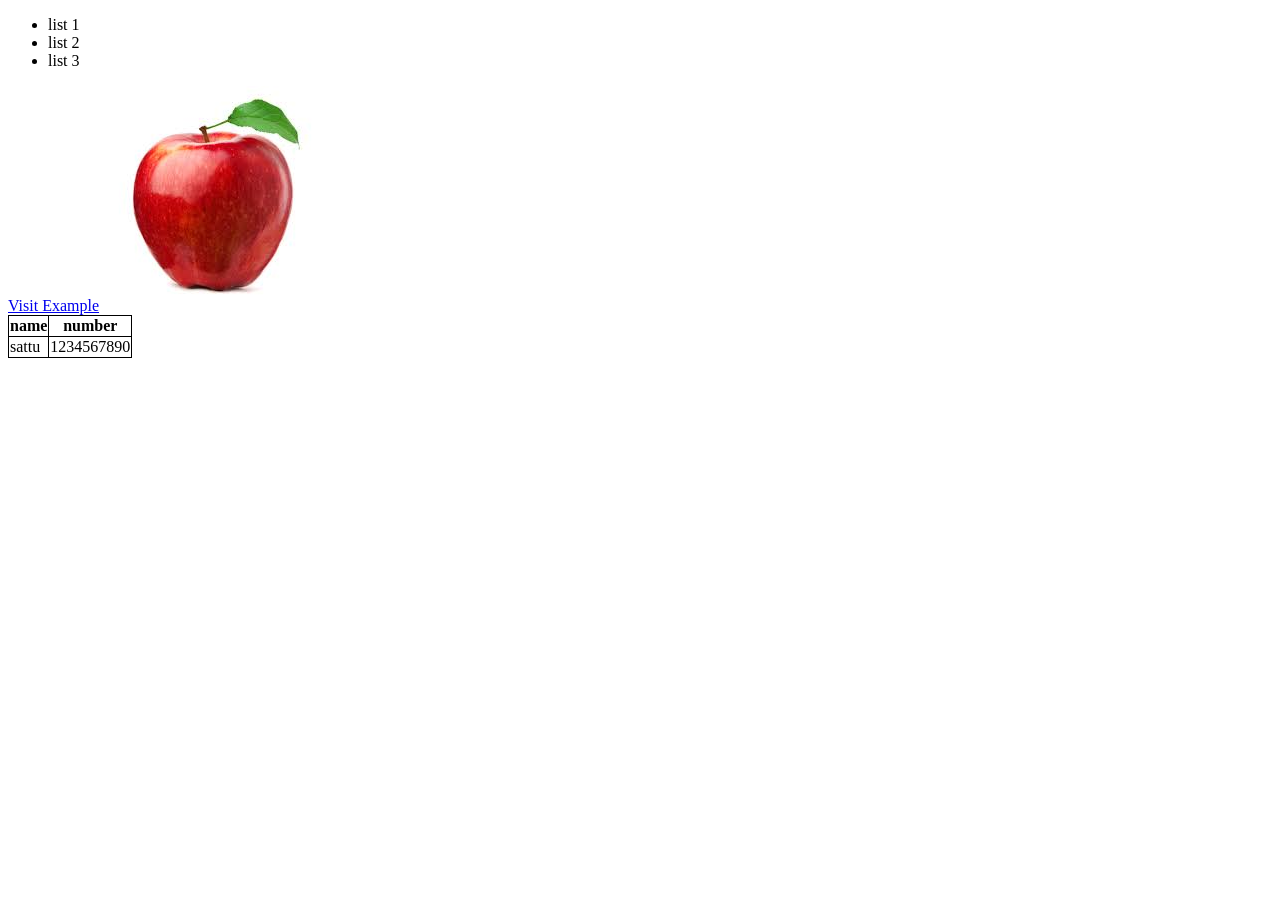
<file: 02videocode/index.html>
<!DOCTYPE html>
<html lang="en">

<head>
    <meta charset="UTF-8">
    <meta name="viewport" content="width=device-width, initial-scale=1.0">
    <title>Document</title>

    <style>
        table,
        th,
        td {
            border: 1px solid black;
            border-collapse: collapse;
        }
    </style>
</head>

<body>
    <ul>
        <li>list 1</li>
        <li>list 2</li>
        <li>list 3</li>
    </ul>

    <a href="https://www.mozilla.org/en-US/about/manifesto">Visit Example</a>
    <img src="[data-uri]"
        alt="Example Image">


    <table>
        <tr>
            <th>
                name
            </th>
            <th>
                number
            </th>
        </tr>

        <tr>
            <td>sattu</td>
            <td>1234567890</td>
        </tr>
    </table>
</body>

</html>
</file>
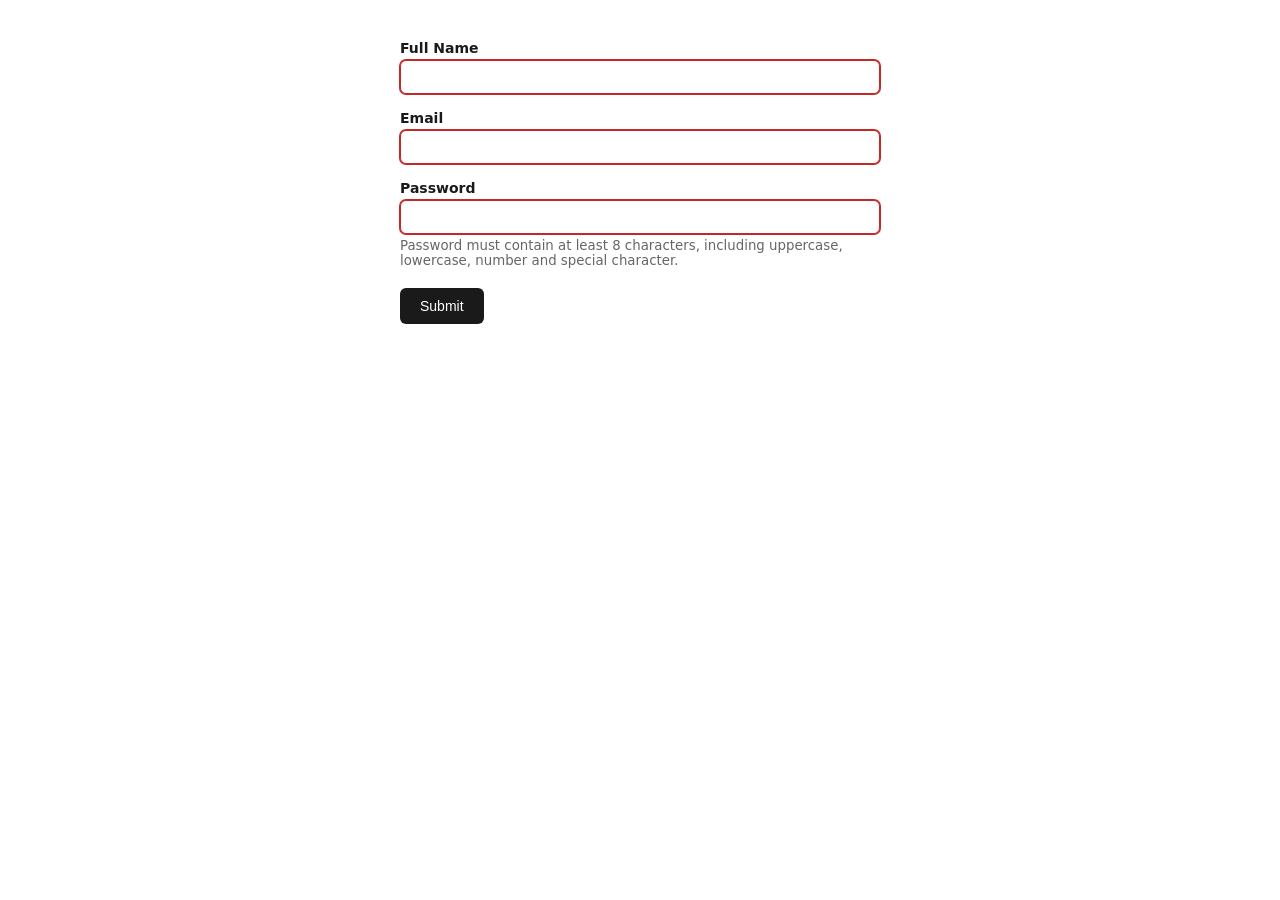
<file: 03videocode/index.html>
<!DOCTYPE html>
<html lang="en">

<head>
    <meta charset="UTF-8">
    <meta name="viewport" content="width=device-width, initial-scale=1.0">
    <title>Document</title>


     <style>
    body {
      font-family: system-ui, sans-serif;
      max-width: 480px;
      margin: 40px auto;
      padding: 0 16px;
      color: #1a1a1a;
    }
    h1 { font-size: 20px; }
    label {
      display: block;
      font-weight: 600;
      font-size: 14px;
      margin: 16px 0 4px;
    }
    input, select, textarea {
      width: 100%;
      padding: 8px;
      font-size: 14px;
      border: 1px solid #ccc;
      border-radius: 6px;
      box-sizing: border-box;
    }
    small {
      color: #666;
      display: block;
      margin-top: 4px;
    }

    /* ===== Pure CSS validation styling ===== */
    /* :not(:placeholder-shown) ensures colors only show
       AFTER the user has typed something (not on page load) */
    input:not(:placeholder-shown):valid,
    textarea:not(:placeholder-shown):valid {
      border-color: #2e7d32;
      box-shadow: 0 0 0 1px #2e7d32;
    }
    input:not(:placeholder-shown):invalid,
    textarea:not(:placeholder-shown):invalid {
      border-color: #c62828;
      box-shadow: 0 0 0 1px #c62828;
    }

    button {
      margin-top: 20px;
      padding: 10px 20px;
      font-size: 14px;
      border: none;
      border-radius: 6px;
      background: #1a1a1a;
      color: #fff;
      cursor: pointer;
    }
    #status { margin-top: 12px; font-size: 14px; }
  </style>
</head>

<body>

    <form action="index.html" method = "post">
        <label for="name" >Full Name</label>
        <input
            type = "text"
            id = "name"
            minLength = "3"
            maxLength = "30"
            required
        >
        <label for = "email">Email</label>
        <input
            type = "email"
            id = "email"
            minLength = "3"
            pattern = "[a-zA-Z0-9._%+-]+@[a-zA-Z0-9.-]+\.[a-zA-Z]{2,}"
            required
        >

        <label for = "password">Password</label>
        <input
            type = "password"
            id = "password"
            minLength = "8"
            pattern = "(?=.*[a-z])(?=.*[A-Z])(?=.*\d)(?=.*[@$!%*?&])[A-Za-z\d@$!%*?&]{8,}"
            required
        >
        <small>Password must contain at least 8 characters, including uppercase, lowercase, number and special character.</small>

        <button type = "submit">Submit</button>
    </form>

</body>

</html>
</file>
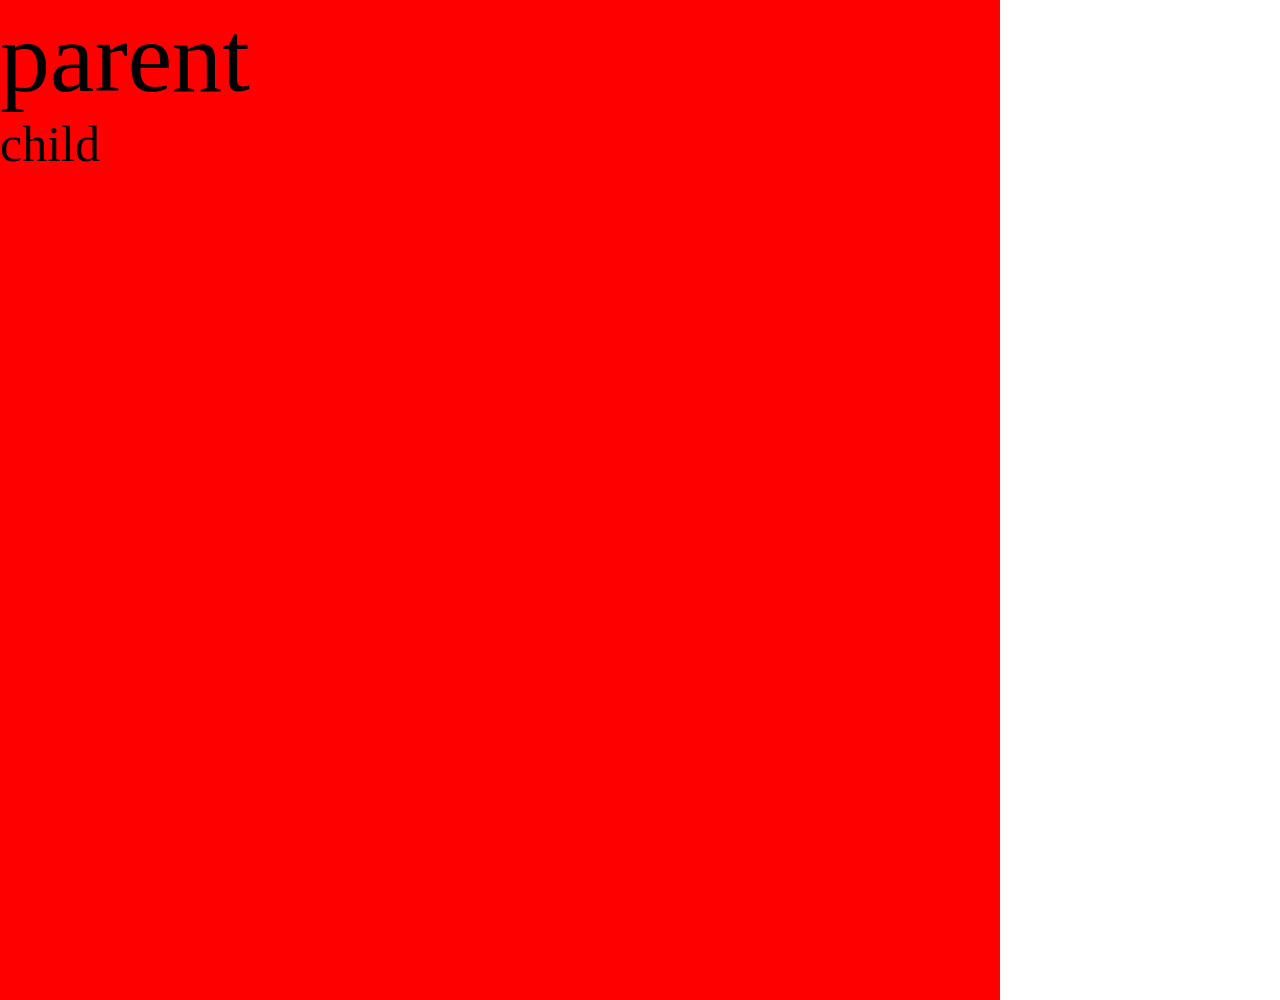
<file: 04videocode/index.html>
<!DOCTYPE html>
<html lang="en">

<head>
    <meta charset="UTF-8">
    <meta name="viewport" content="width=device-width, initial-scale=1.0">
    <title>Document</title>
    <link rel="stylesheet" href="style.css">
</head>

<body>
    <div id="app">
        <!-- <div class = "box box-1">Box 1</div>
        <div class = "box box-2">Box 2</div>
        <div class = "box box-3">Box 3</div>
        <div class = "box box-3">Box 3</div> -->

        <!-- <div class = "fixed-box">fixed boxxxxxxxx</div> -->


        <div class = "parent">
             parent
            <div class="child">child</div>

        </div>
    </div>
</body>

</html>
</file>
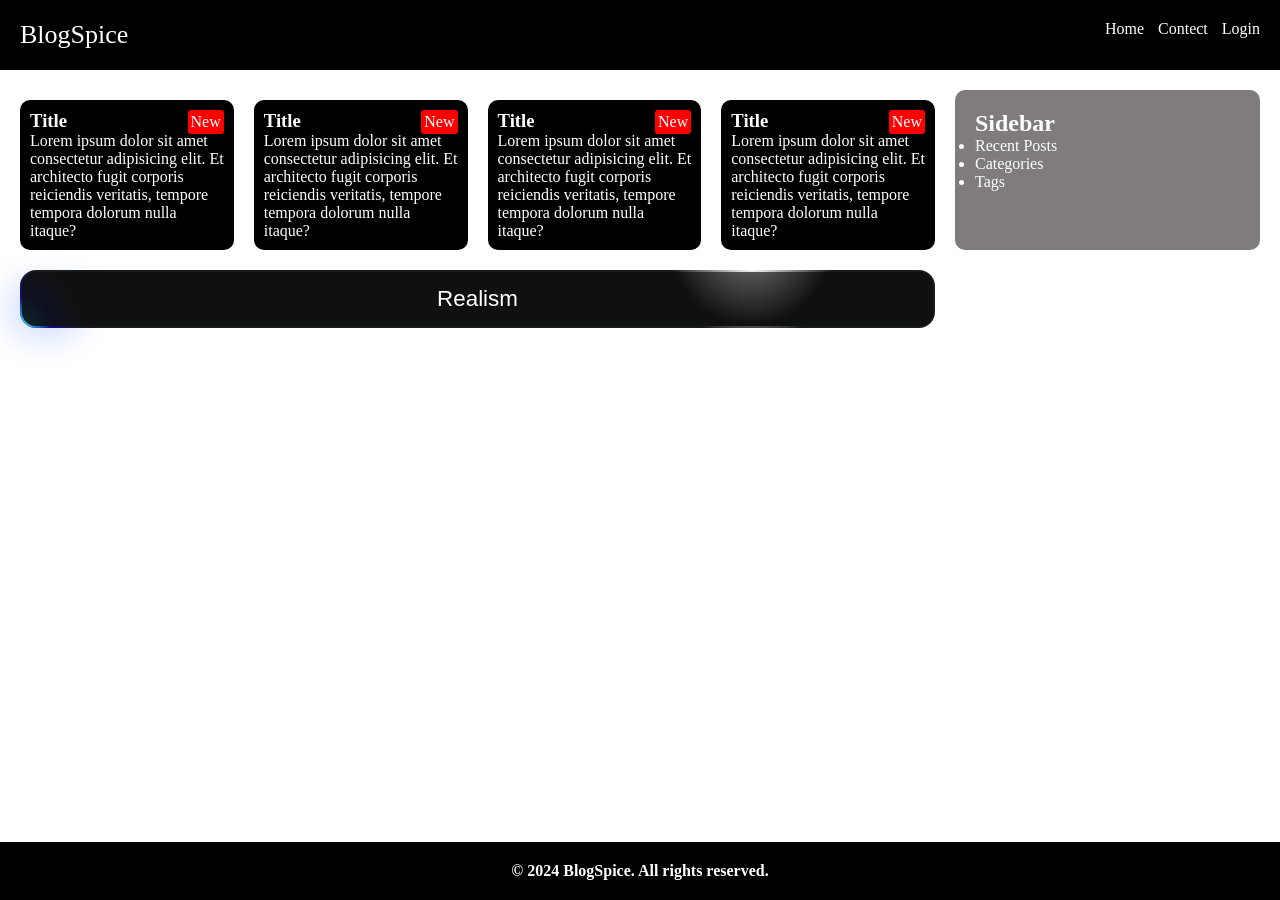
<file: 05videoproject/index.html>
<!DOCTYPE html>
<html lang="en">

<head>
    <meta charset="UTF-8">
    <meta name="viewport" content="width=device-width, initial-scale=1.0">
    <title>Document</title>
    <link rel="stylesheet" href="style.css">
</head>

<body>
    <!-- header section  -->
    <header class="header-section">
        <div class="logo">BlogSpice</div>

        <nav>
            <a href="#home">Home</a>
            <a href="#contect">Contect</a>
            <a href="#login">Login</a>
        </nav>
    </header>

    <main class="container">

        <section class="content">
            <div class="cards">
                <div class="card">
                    <span class="badge">New</span>
                    <h3 class="title">Title</h3>
                    <p class="text">Lorem ipsum dolor sit amet consectetur adipisicing
                        elit. Et architecto fugit corporis reiciendis veritatis, tempore
                        tempora dolorum nulla itaque?</p>
                </div>

                <div class="card">
                    <span class="badge">New</span>
                    <h3 class="title">Title</h3>
                    <p class="text">Lorem ipsum dolor sit amet consectetur adipisicing
                        elit. Et architecto fugit corporis reiciendis veritatis, tempore
                        tempora dolorum nulla itaque?</p>
                </div>

                <div class="card">
                    <span class="badge">New</span>
                    <h3 class="title">Title</h3>
                    <p class="text">Lorem ipsum dolor sit amet consectetur adipisicing
                        elit. Et architecto fugit corporis reiciendis veritatis, tempore
                        tempora dolorum nulla itaque?</p>
                </div>

                <div class="card">
                    <span class="badge">New</span>
                    <h3 class="title">Title</h3>
                    <p class="text">Lorem ipsum dolor sit amet consectetur adipisicing
                        elit. Et architecto fugit corporis reiciendis veritatis, tempore
                        tempora dolorum nulla itaque?</p>
                </div>
            </div>
        </section>


        <aside class="sidebar">
            <h2>Sidebar</h2>
            <ul>
                <li>Recent Posts</li>
                <li>Categories</li>
                <li>Tags</li>
            </ul>
        </aside>

        <button class="button">
            <div class="blob1"></div>
            <div class="blob2"></div>
            <div class="inner">Realism</div>
        </button>
    </main>

    <footer>
        <h4>&copy; 2024 BlogSpice. All rights reserved.</h4>
    </footer>
</body>

</html>
</file>
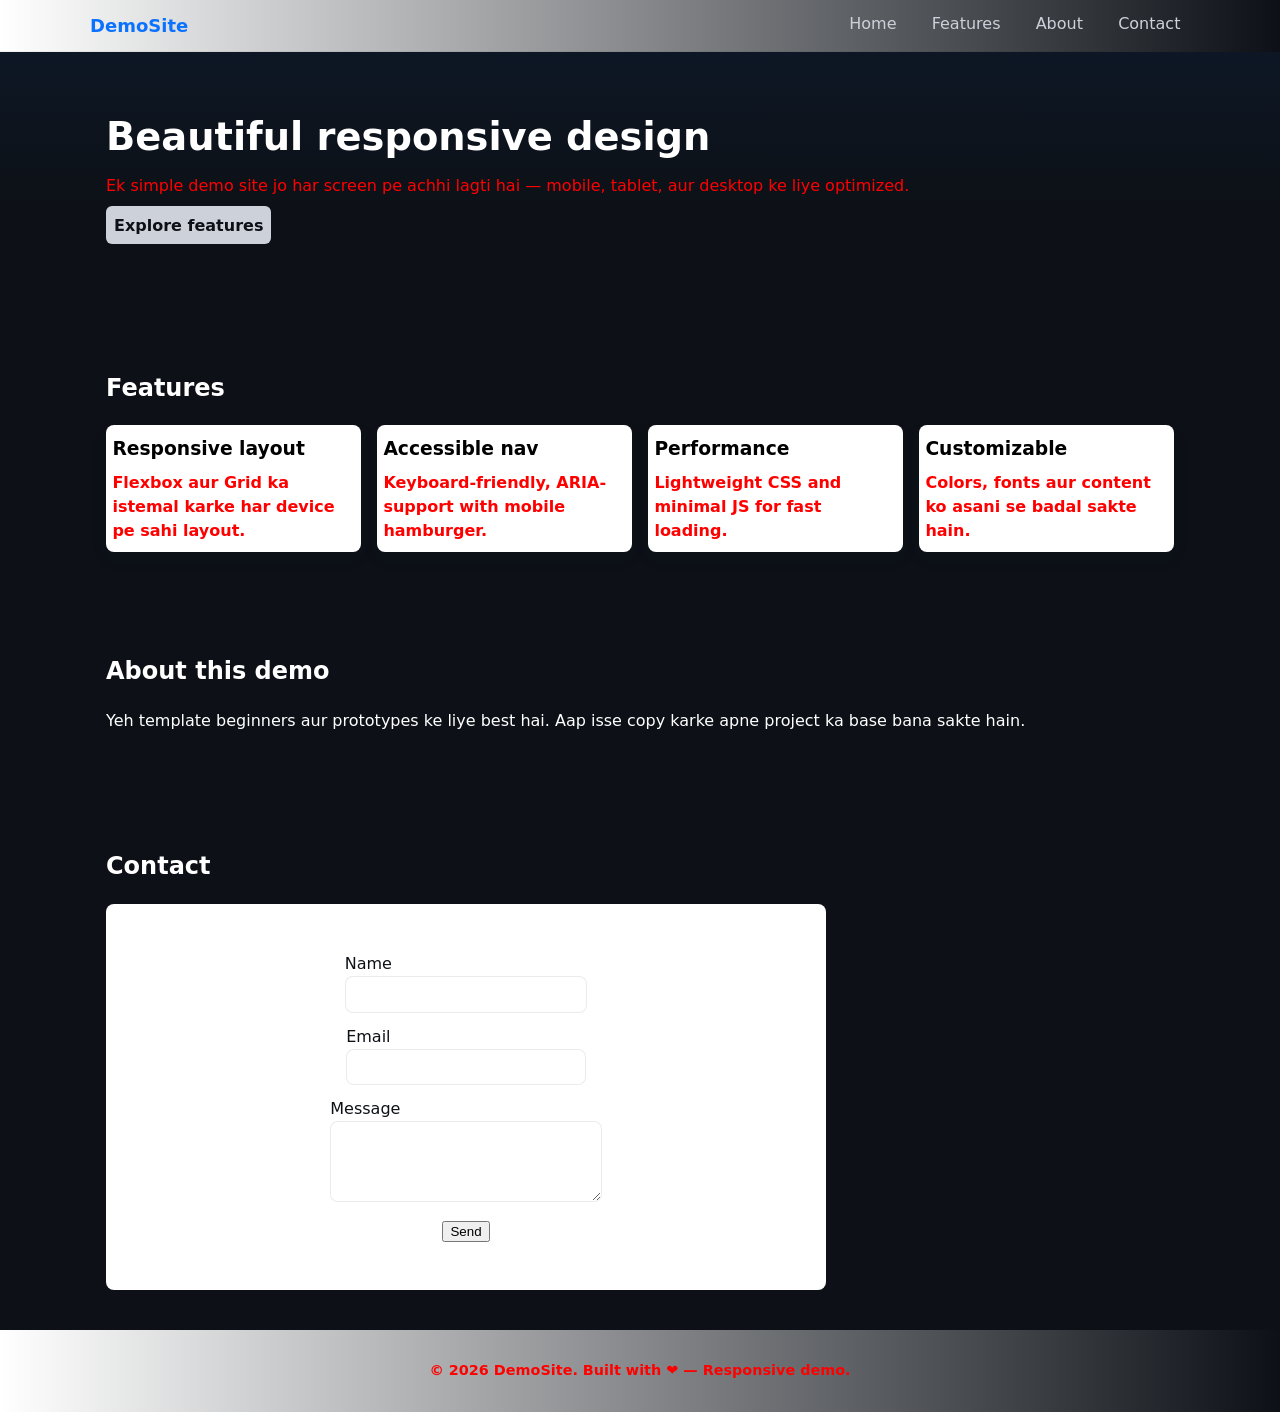
<file: 06videocode/index.html>
<!doctype html>
<html lang="en">
<head>
  <meta charset="utf-8" />
  <meta name="viewport" content="width=device-width, initial-scale=1" />
  <title>Responsive Demo Website</title>
  <link rel="stylesheet" href="styles.css" />
</head>
<body>
  <header class="site-header">
    <div class="container header-inner">
      <a class="logo" href="#">DemoSite</a>
      <button id="navToggle" class="nav-toggle" aria-label="Toggle navigation">
        <span class="hamburger"></span>
      </button>
      <nav id="mainNav" class="main-nav">
        <ul>
          <li><a href="#home">Home</a></li>
          <li><a href="#features">Features</a></li>
          <li><a href="#about">About</a></li>
          <li><a href="#contact">Contact</a></li>
        </ul>
      </nav>
    </div>
  </header>

  <main>
    <section id="home" class="hero">
      <div class="container hero-content">
        <h1>Beautiful responsive design</h1>
        <p>Ek simple demo site jo har screen pe achhi lagti hai — mobile, tablet, aur desktop ke liye optimized.</p>
        <p><a class="btn" href="#features">Explore features</a></p>
      </div>
    </section>

    <section id="features" class="section">
      <div class="container">
        <h2>Features</h2>
        <div class="features-grid">
          <article class="card">
            <h3>Responsive layout</h3>
            <p>Flexbox aur Grid ka istemal karke har device pe sahi layout.</p>
          </article>
          <article class="card">
            <h3>Accessible nav</h3>
            <p>Keyboard-friendly, ARIA-support with mobile hamburger.</p>
          </article>
          <article class="card">
            <h3>Performance</h3>
            <p>Lightweight CSS and minimal JS for fast loading.</p>
          </article>
          <article class="card">
            <h3>Customizable</h3>
            <p>Colors, fonts aur content ko asani se badal sakte hain.</p>
          </article>
        </div>
      </div>
    </section>

    <section id="about" class="section alt">
      <div class="container">
        <h2>About this demo</h2>
        <p>Yeh template beginners aur prototypes ke liye best hai. Aap isse copy karke apne project ka base bana sakte hain.</p>
      </div>
    </section>

    <section id="contact" class="section">
      <div class="container">
        <h2>Contact</h2>
        <form class="contact-form" onsubmit="event.preventDefault(); alert('Form submitted (demo)');">
          <label>
            Name
            <input type="text" name="name" required />
          </label>
          <label>
            Email
            <input type="email" name="email" required />
          </label>
          <label>
            Message
            <textarea name="message" rows="4" required></textarea>
          </label>
          <button class="btn" type="submit">Send</button>
        </form>
      </div>
    </section>
  </main>

  <footer class="site-footer">
    <div class="container">
      <p>&copy; 2026 DemoSite. Built with ❤️ — Responsive demo.</p>
    </div>
  </footer>

  <script src="script.js"></script>
</body>
</html>
</file>
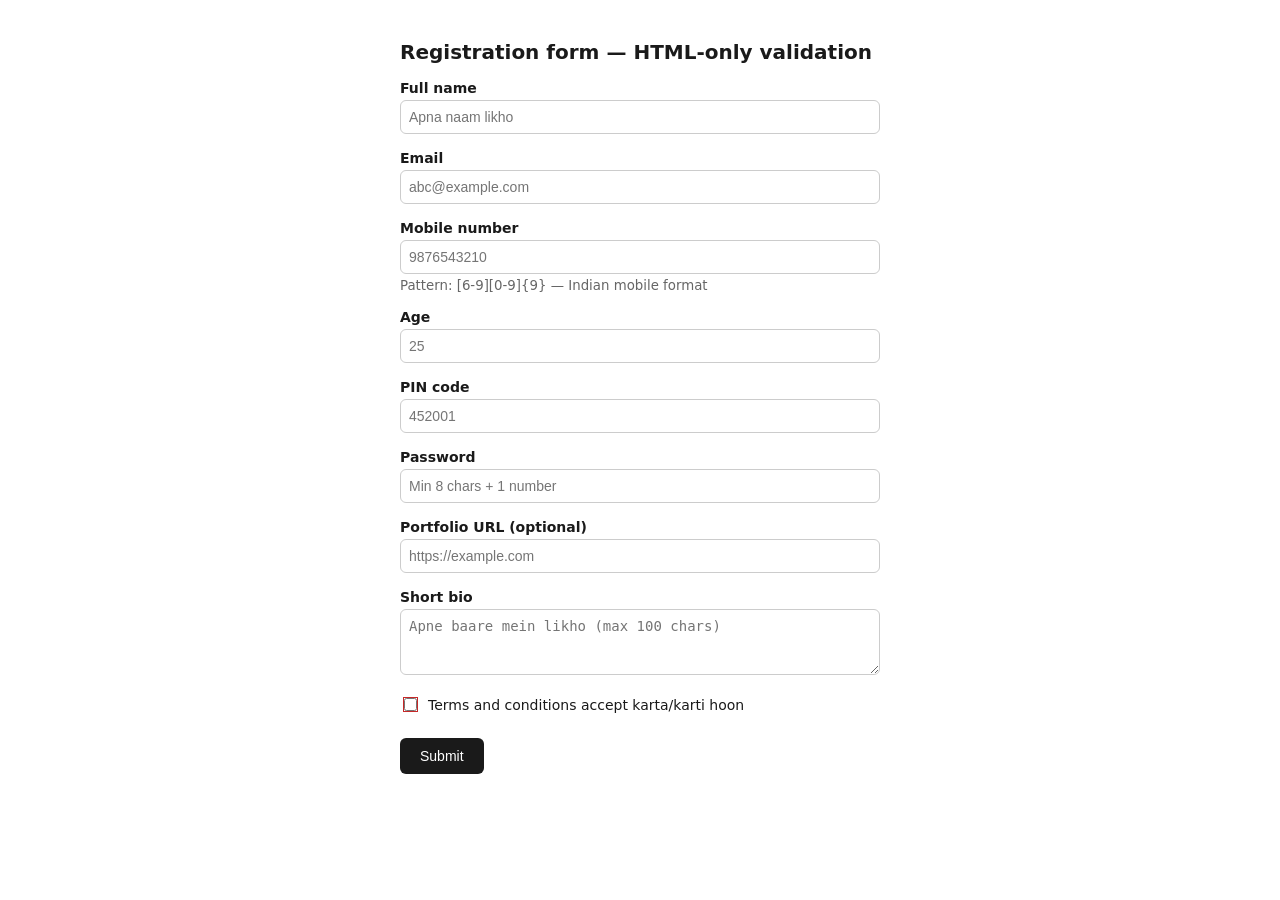
<file: 03videocode/formValidation.HTMl>
<!DOCTYPE html>
<html lang="en">
<head>
  <meta charset="UTF-8">
  <meta name="viewport" content="width=device-width, initial-scale=1.0">
  <title>HTML-only Form Validation</title>
  <style>
    body {
      font-family: system-ui, sans-serif;
      max-width: 480px;
      margin: 40px auto;
      padding: 0 16px;
      color: #1a1a1a;
    }
    h1 { font-size: 20px; }
    label {
      display: block;
      font-weight: 600;
      font-size: 14px;
      margin: 16px 0 4px;
    }
    input, select, textarea {
      width: 100%;
      padding: 8px;
      font-size: 14px;
      border: 1px solid #ccc;
      border-radius: 6px;
      box-sizing: border-box;
    }
    small {
      color: #666;
      display: block;
      margin-top: 4px;
    }

    /* ===== Pure CSS validation styling ===== */
    /* :not(:placeholder-shown) ensures colors only show
       AFTER the user has typed something (not on page load) */
    input:not(:placeholder-shown):valid,
    textarea:not(:placeholder-shown):valid {
      border-color: #2e7d32;
      box-shadow: 0 0 0 1px #2e7d32;
    }
    input:not(:placeholder-shown):invalid,
    textarea:not(:placeholder-shown):invalid {
      border-color: #c62828;
      box-shadow: 0 0 0 1px #c62828;
    }

    button {
      margin-top: 20px;
      padding: 10px 20px;
      font-size: 14px;
      border: none;
      border-radius: 6px;
      background: #1a1a1a;
      color: #fff;
      cursor: pointer;
    }
    #status { margin-top: 12px; font-size: 14px; }
  </style>
</head>
<body>

  <h1>Registration form — HTML-only validation</h1>

  <form id="myForm">

    <label for="name">Full name</label>
    <input
      id="name"
      type="text"
      required
      minlength="3"
      maxlength="30"
      placeholder="Apna naam likho"
    >

    <!-- type="email": browser @ aur domain format check karta hai -->
    <label for="email">Email</label>
    <input
      id="email"
      type="email"
      required
      placeholder="abc@example.com"
    >

    <!-- pattern: custom regex. title: error tooltip mein dikhega -->
    <label for="phone">Mobile number</label>
    <input
      id="phone"
      type="tel"
      required
      pattern="[6-9][0-9]{9}"
      title="10 digit number, 6-9 se start hona chahiye"
      placeholder="9876543210"
    >
    <small>Pattern: [6-9][0-9]{9} — Indian mobile format</small>

    <!-- type="number" + min/max: range check -->
    <label for="age">Age</label>
    <input
      id="age"
      type="number"
      required
      min="18"
      max="60"
      placeholder="25"
    >

    <!-- pattern for 6-digit PIN code -->
    <label for="pincode">PIN code</label>
    <input
      id="pincode"
      type="text"
      required
      pattern="[0-9]{6}"
      maxlength="6"
      title="6 digit pincode chahiye"
      placeholder="452001"
    >

    <!-- pattern with lookahead: min 8 chars + at least 1 number -->
    <label for="password">Password</label>
    <input
      id="password"
      type="password"
      required
      minlength="8"
      pattern="(?=.*[0-9]).{8,}"
      title="Kam se kam 8 characters aur ek number hona chahiye"
      placeholder="Min 8 chars + 1 number"
    >

    <!-- type="url": valid URL format chahiye, optional field (no required) -->
    <label for="portfolio">Portfolio URL (optional)</label>
    <input
      id="portfolio"
      type="url"
      placeholder="https://example.com"
    >

    <!-- textarea with maxlength -->
    <label for="bio">Short bio</label>
    <textarea
      id="bio"
      rows="3"
      required
      maxlength="100"
      placeholder="Apne baare mein likho (max 100 chars)"
    ></textarea>

    <!-- checkbox with required -->
    <label style="display:flex; align-items:center; gap:8px; font-weight:400;">
      <input type="checkbox" required style="width:auto;">
      Terms and conditions accept karta/karti hoon
    </label>

    <button type="submit">Submit</button>
    <div id="status"></div>
  </form>

  <script>
    // Yeh JS sirf "success" message dikhane ke liye hai —
    // validation ka kaam pura HTML attributes hi kar rahe hain.
    document.getElementById('myForm').addEventListener('submit', function (e) {
      e.preventDefault();
      document.getElementById('status').textContent = 'Form valid hai — submitted!';
      document.getElementById('status').style.color = '#2e7d32';
    });
  </script>

</body>
</html>
</file>
<file: 01LearnMern/style.css>
:root {
    --color-background-primary: #0b1020;
    --color-background-secondary: #121a33;
    --color-text-primary: #e8eefc;
    --color-text-secondary: rgba(232, 238, 252, 0.75);
    --color-text-info: #8cc8ff;
    --color-border-tertiary: rgba(232, 238, 252, 0.14);
    --color-border-secondary: rgba(232, 238, 252, 0.18);
    --border-radius-md: 12px;
    --border-radius-lg: 16px;
    --font-mono: ui-monospace, SFMono-Regular, Menlo, Monaco, Consolas, "Liberation Mono", "Courier New", monospace;
    --color-border-tertiary: rgba(232, 238, 252, 0.14);
}

html,
body {
    background: var(--color-background-primary);
    color: var(--color-text-primary);
}

.form-section {
    padding: 0 1.25rem 2rem;
}

.sr-only {
    position: absolute;
    width: 1px;
    height: 1px;
    padding: 0;
    margin: -1px;
    overflow: hidden;
    clip: rect(0, 0, 0, 0);
    white-space: nowrap;
    border: 0;
}

.section {
    margin: 0 0 2rem;
}

.topic-header {
    display: flex;
    align-items: center;
    gap: 10px;
    margin: 0 0 1rem;
    padding-bottom: 8px;
    border-bottom: 0.5px solid var(--color-border-tertiary);
}

.topic-icon {
    width: 32px;
    height: 32px;
    border-radius: var(--border-radius-md);
    display: flex;
    align-items: center;
    justify-content: center;
    font-size: 16px;
}

.card {
    background: var(--color-background-primary);
    border: 0.5px solid var(--color-border-tertiary);
    border-radius: var(--border-radius-lg);
    padding: 1rem 1.25rem;
    margin-bottom: 12px;
}

.tag {
    display: inline-block;
    font-size: 11px;
    font-weight: 500;
    padding: 3px 10px;
    border-radius: 99px;
    margin: 2px 3px 2px 0;
}

.tag-blue {
    background: #E6F1FB;
    color: #0C447C;
}

.tag-purple {
    background: #EEEDFE;
    color: #3C3489;
}

.tag-teal {
    background: #E1F5EE;
    color: #085041;
}

.tag-amber {
    background: #FAEEDA;
    color: #633806;
}

.tag-coral {
    background: #FAECE7;
    color: #712B13;
}

.def {
    font-size: 13px;
    color: var(--color-text-secondary);
    font-style: italic;
    margin: 4px 0 8px;
}

.hindi {
    font-size: 14px;
    color: var(--color-text-primary);
    line-height: 1.6;
}

.code-pill {
    background: var(--color-background-secondary);
    border: 0.5px solid var(--color-border-tertiary);
    border-radius: 4px;
    font-family: var(--font-mono);
    font-size: 12px;
    padding: 2px 7px;
    color: var(--color-text-primary);
}

.link-row {
    display: flex;
    flex-wrap: wrap;
    gap: 8px;
    margin-top: 10px;
}

.link-btn {
    display: inline-flex;
    align-items: center;
    gap: 5px;
    font-size: 12px;
    padding: 5px 12px;
    border-radius: var(--border-radius-md);
    border: 0.5px solid var(--color-border-secondary);
    background: var(--color-background-primary);
    color: var(--color-text-info);
    text-decoration: none;
}

.section-title {
    font-size: 18px;
    font-weight: 500;
    color: var(--color-text-primary);
    margin: 0;
}

.divider {
    border: none;
    border-top: 0.5px solid var(--color-border-tertiary);
    margin: 2rem 0;
}

@media (prefers-color-scheme: dark) {
    .tag-blue {
        background: #0C447C;
        color: #B5D4F4;
    }

    .tag-purple {
        background: #3C3489;
        color: #CECBF6;
    }

    .tag-teal {
        background: #085041;
        color: #9FE1CB;
    }

    .tag-amber {
        background: #633806;
        color: #FAC775;
    }

    .tag-coral {
        background: #712B13;
        color: #F5C4B3;
    }
}




* {
    box-sizing: border-box;
}

.wrap {
    padding: 1.5rem 0;
}

.section {
    margin-bottom: 2.5rem;
}

.sec-header {
    display: flex;
    align-items: center;
    gap: 10px;
    margin-bottom: 1rem;
    padding-bottom: 8px;
    border-bottom: 0.5px solid var(--color-border-tertiary);
}

.sec-title {
    font-size: 18px;
    font-weight: 500;
    color: var(--color-text-primary);
    margin: 0;
}

.icon-box {
    width: 32px;
    height: 32px;
    border-radius: 8px;
    display: flex;
    align-items: center;
    justify-content: center;
}

.card {
    background: var(--color-background-primary);
    border: 0.5px solid var(--color-border-tertiary);
    border-radius: 12px;
    padding: 1rem 1.25rem;
    margin-bottom: 12px;
}

.tag {
    display: inline-block;
    font-size: 11px;
    font-weight: 500;
    padding: 3px 10px;
    border-radius: 99px;
    margin: 2px 3px 2px 0;
}

.t-blue {
    background: #E6F1FB;
    color: #0C447C;
}

.t-teal {
    background: #E1F5EE;
    color: #085041;
}

.t-amber {
    background: #FAEEDA;
    color: #633806;
}

.t-coral {
    background: #FAECE7;
    color: #712B13;
}

.t-purple {
    background: #EEEDFE;
    color: #3C3489;
}

.t-green {
    background: #EAF3DE;
    color: #27500A;
}

.t-red {
    background: #FCEBEB;
    color: #791F1F;
}

.hindi {
    font-size: 13px;
    color: var(--color-text-primary);
    line-height: 1.65;
    margin: 6px 0 0;
}

.code-block {
    background: var(--color-background-secondary);
    border: 0.5px solid var(--color-border-tertiary);
    border-radius: 8px;
    padding: 12px 14px;
    font-family: var(--font-mono);
    font-size: 12px;
    color: var(--color-text-primary);
    margin: 10px 0;
    white-space: pre;
    overflow-x: auto;
    line-height: 1.6;
}

.pill {
    background: var(--color-background-secondary);
    border: 0.5px solid var(--color-border-tertiary);
    border-radius: 4px;
    font-family: var(--font-mono);
    font-size: 12px;
    padding: 2px 7px;
    color: var(--color-text-primary);
}

.divider {
    border: none;
    border-top: 0.5px solid var(--color-border-tertiary);
    margin: 2rem 0;
}

.demo-box {
    background: var(--color-background-secondary);
    border-radius: 12px;
    padding: 1.25rem;
    margin-top: 10px;
}

.demo-label {
    font-size: 11px;
    font-weight: 500;
    color: var(--color-text-secondary);
    text-transform: uppercase;
    letter-spacing: 0.05em;
    margin-bottom: 10px;
}

label {
    display: block;
    font-size: 13px;
    font-weight: 500;
    color: var(--color-text-secondary);
    margin-bottom: 4px;
}

input,
select,
textarea {
    width: 100%;
    margin-bottom: 4px;
}

.field-row {
    margin-bottom: 14px;
}

.err {
    font-size: 12px;
    color: var(--color-text-danger);
    margin-top: 3px;
    display: none;
}

.err.show {
    display: block;
}

.ok {
    font-size: 12px;
    color: var(--color-text-success);
    margin-top: 3px;
    display: none;
}

.ok.show {
    display: block;
}

.strength-bar {
    height: 4px;
    border-radius: 2px;
    background: var(--color-border-tertiary);
    margin-top: 6px;
    overflow: hidden;
}

.strength-fill {
    height: 100%;
    border-radius: 2px;
    transition: width 0.3s, background 0.3s;
}

.progress-wrap {
    display: flex;
    gap: 6px;
    margin-top: 8px;
}

.progress-step {
    flex: 1;
    height: 4px;
    border-radius: 2px;
    background: var(--color-border-tertiary);
}

.progress-step.active {
    background: #1D9E75;
}

.output-box {
    background: var(--color-background-primary);
    border: 0.5px solid var(--color-border-tertiary);
    border-radius: 8px;
    padding: 10px 14px;
    font-size: 13px;
    color: var(--color-text-primary);
    margin-top: 10px;
    min-height: 40px;
    line-height: 1.6;
}

.result-row {
    display: flex;
    justify-content: space-between;
    align-items: center;
    padding: 6px 0;
    border-bottom: 0.5px solid var(--color-border-tertiary);
    font-size: 13px;
}

.result-row:last-child {
    border-bottom: none;
}

.badge {
    font-size: 11px;
    padding: 2px 8px;
    border-radius: 99px;
    font-weight: 500;
}

.badge-success {
    background: #E1F5EE;
    color: #085041;
}

.badge-danger {
    background: #FCEBEB;
    color: #791F1F;
}

.badge-warn {
    background: #FAEEDA;
    color: #633806;
}

.aria-demo {
    border-left: 3px solid #378ADD;
    padding: 10px 14px;
    border-radius: 0;
    background: var(--color-background-secondary);
    font-size: 13px;
    margin-top: 10px;
}

@media(prefers-color-scheme:dark) {
    .t-blue {
        background: #0C447C;
        color: #B5D4F4;
    }

    .t-teal {
        background: #085041;
        color: #9FE1CB;
    }

    .t-amber {
        background: #633806;
        color: #FAC775;
    }

    .t-coral {
        background: #712B13;
        color: #F5C4B3;
    }

    .t-purple {
        background: #3C3489;
        color: #CECBF6;
    }

    .t-green {
        background: #27500A;
        color: #C0DD97;
    }

    .t-red {
        background: #791F1F;
        color: #F7C1C1;
    }

    .badge-success {
        background: #085041;
        color: #9FE1CB;
    }

    .badge-danger {
        background: #791F1F;
        color: #F7C1C1;
    }

    .badge-warn {
        background: #633806;
        color: #FAC775;
    }
}

.ibox {
    width: 32px;
    height: 32px;
    border-radius: 8px;
    display: flex;
    align-items: center;
    justify-content: center;
    flex-shrink: 0;
}



.bm-margin {
    background: #FAEEDA;
    padding: 18px;
    border-radius: 8px;
    position: relative;
}

.bm-border {
    background: #FAC775;
    border: 4px dashed #AD6E0C;
    padding: 14px;
    border-radius: 6px;
}

.bm-padding {
    background: #E1F5EE;
    padding: 18px;
    border-radius: 4px;
}

.bm-content {
    background: #0F6E56;
    color: #fff;
    text-align: center;
    padding: 18px;
    border-radius: 4px;
    font-size: 13px;
    font-weight: 500;
}

.bm-label {
    position: absolute;
    font-size: 10px;
    font-weight: 600;
    color: var(--color-text-tertiary);
    text-transform: uppercase;
    letter-spacing: .05em;
}

.pill {
    background: var(--color-background-secondary);
    border: 0.5px solid var(--color-border-tertiary);
    border-radius: 4px;
    font-family: var(--font-mono);
    font-size: 11px;
    padding: 1px 6px;
    color: var(--color-text-primary);
}


@media(prefers-color-scheme:dark){
  .tb{background:#0C447C;color:#B5D4F4;}
  .tt{background:#085041;color:#9FE1CB;}
  .ta{background:#633806;color:#FAC775;}
  .tp{background:#3C3489;color:#CECBF6;}
  .tc{background:#712B13;color:#F5C4B3;}
  .tg{background:#27500A;color:#C0DD97;}
  .tr{background:#791F1F;color:#F7C1C1;}
  .bm-margin{background:#633806;}
  .bm-border{background:#854F0B;border-color:#FAC775;}
  .bm-padding{background:#085041;}
  .bm-content{background:#9FE1CB;color:#04342C;}
}
</file>
<file: 04videocode/style.css>
#app{
    width: 1000px;
    height: 1000px;
    background-color: red;
    z-index: 10;
    display: grid;
    grid-template-columns: repeat(4, 2fr); 

}

h1{
    color : white;
    position: relative;
}

.box-2{
    position: relative;
    top: 30px;

}

/* .fixed-box{
    position: fixed;
    top: 50px;
} */



/* .box-3{
    z-index: 3;
} */ 

*{
    margin: 0;
    padding: 0;
    font-size: 100px;
}

.box{
    width : 100px;
    height: 100px;
    background-color : blue;
    border : 10px solid black;
    padding : 20px;
    display:flex;
    justify-content: center;
    align-items: center;
}


#box2{
    width : 100px;
    height: 100px;
    background-color : green;
}


.parent{
    font-size: 100px;

}

.child{
    font-size: 0.5rem;
}
</file>
<file: 05videoproject/style.css>
*{
    margin:0;
    padding:0;
    box-sizing: border-box;   
}
/* header section css */
header{
    display:flex;
    justify-content: space-between;
    background:black;
    color: white;
    width: 100%;
    padding:20px;
}

.logo{
    font-size: 26px;
}

nav a{
    color:white;
    text-decoration: none;
    margin-left:10px;
}

/* main section css */

.container{
    display: grid;
    grid-template-columns: 3fr 1fr;
    gap: 20px;
    padding : 20px;
}


.cards{
    display: grid;
    grid-template-columns: repeat(auto-fit,minmax(200px,1fr));
    gap:20px;
}

.card{
    background: black;
    color: white;
    margin-top: 10px;
    border-radius: 10px;
    padding: 10px;
    position: relative;
}



.badge {
  position: absolute;
  background: red;
  padding: 3px;
  border-radius: 3px;
  right: 10px;
}
 





/* footer section css */


.sidebar{
    background: rgb(128, 124, 124);
    padding: 20px;
    color: white;
    border-radius: 10px;
}

footer{
    background: black;
    width:100%;
    color:white;
    display: flex;
    justify-content: center;
    padding : 20px;
    position: absolute;
    bottom: 0;
}





.button {
  cursor: pointer;
  font-size: 1.4rem;
  border-radius: 16px;
  border: none;
  padding: 2px;
  background: radial-gradient(circle 80px at 80% -10%, #ffffff, #181b1b);
  position: relative;
}
.button::after {
  content: "";
  position: absolute;
  width: 65%;
  height: 60%;
  border-radius: 120px;
  top: 0;
  right: 0;
  box-shadow: 0 0 20px #ffffff38;
  z-index: -1;
}

.blob1 {
  position: absolute;
  width: 70px;
  height: 100%;
  border-radius: 16px;
  bottom: 0;
  left: 0;
  background: radial-gradient(
    circle 60px at 0% 100%,
    #3fe9ff,
    #0000ff80,
    transparent
  );
  box-shadow: -10px 10px 30px #0051ff2d;
}

.inner {
  padding: 14px 25px;
  border-radius: 14px;
  color: #fff;
  z-index: 3;
  position: relative;
  background: radial-gradient(circle 80px at 80% -50%, #777777, #0f1111);
}
.inner::before {
  content: "";
  width: 100%;
  height: 100%;
  left: 0;
  top: 0;
  border-radius: 14px;
  background: radial-gradient(
    circle 60px at 0% 100%,
    #00e1ff1a,
    #0000ff11,
    transparent
  );
  position: absolute;
}
</file>
<file: 06videocode/styles.css>
/* Basic reset and variables */
:root{
  --bg: #0d1117;
  --card: #ffffff;
  --accent: #cdd2da;
  --text: #ffffff;
  --muted: #ff0000;
  --logo-color:#0b72ff;
  --gap: 1.25rem;
  --container-width: 1100px;
  font-family: Inter, system-ui, -apple-system, "Segoe UI", Roboto, "Helvetica Neue", Arial;
  color-scheme: light;
}

*{box-sizing:border-box}

html,body{height:100%}


body{
  margin:0;
  background:var(--bg);
  color:var(--text);
  line-height:1.5;
  -webkit-font-smoothing:antialiased;
}

/* Container */


.container{
  max-width: var(--container-width);
  margin: 0 auto;
  padding : 0 1rem;
}

.site-header{
  background: linear-gradient(90deg,#fff, #0d1117);
  border-bottom:1px solid rgba(0,0,0,0.05);
  position: sticky;
  top:0;
  z-index: 50;
}

.header-inner{
  display: flex;;
  /* align-items: center;  */
  justify-content: space-between;
  gap:var(--gap);
  padding:0.75rem 0;
}


.logo{
  font-weight: 700;
  text-decoration: none;
  color: var(--logo-color);
  font-size: 1.125rem;
}


.main-nav ul{
  list-style: none;
  display: flex;
  margin: 0;
  padding: 0;
  gap: 1rem;
}

.main-nav a{
  text-decoration: none;
  padding: 0.45rem 0.6rem;
  border-radius: 6px;
  color: var(--accent);
}

.main-nav a:hover,
.main-nav a:focus{
  color:var(--text);
  background:rgba(11,114,255,0.08);
}

.nav-toggle{
  display: none;
  background: none;
  border: 0;
  padding:0.25rem;
  cursor: pointer;
}


.hamburger{
  display: block;
  width: 22px;
  height: 2px;
  background:var(--text);
  position:relative;
}

.hamburger::after,
.hamburger::before{
  content: '';
  position:absolute;
  left:0;
  right:0;
  height:2px;
  background:var(--text);
}

.hamburger::before{top:-6px}
.hamburger::after{top:6px}


.hero{
  padding:3.5rem 0;
  background:linear-gradient(180deg, rgba(11,114,255,0.06), transparent 60%);
}

.hero-content{
  text-align:left;
}


.hero h1{
  margin:0 0 0.5rem 0;
  font-size:clamp(1.4rem, 3vw, 2.6rem);
}

.hero p{
  color:var(--muted); 
  margin:0 0 1rem 0;
}

.hero .btn{
  background: var(--accent);
  width: 2rem;
  height: 1rem;
  border-radius: 6px;
  color: #0d1117;
  padding:0.6rem 0.5rem ;
  text-decoration: none;
  font-weight: 600;
}

.hero .btn:hover,
.hero .btn:focus{
  background: var(--logo-color);
  padding: 0.61rem 0.51rem;
}


section{
  padding: 2.5rem 0;
}

.features-grid{
  display:grid;
  grid-template-columns: repeat(4,1fr);
  gap: 1rem;
}

.card{
  background: var(--card);
  transform: translateY(0);
  color: black;
  border-radius: 8px;
  padding: 0.6rem 0.4rem;
  box-shadow:0 6px 18px rgba(18,36,63,0.06);
  animation: pulse-animation 0.5s forwards;
  /* transition: all 1.8s ease-in-out; */
  opacity: 0;
}


/* .card:hover{
  transform: scale(1.15) rotate(50deg);
  z-index: 30;
} */

/* Delay each card based on its order */
.card:nth-child(1) { animation-delay: 0.1s; }
.card:nth-child(2) { animation-delay: 0.2s; }
.card:nth-child(3) { animation-delay: 0.3s; }



@keyframes pulse-animation {
  0%   { transform: scale(1); opacity: 1}
  50%  { transform: scale(1.1);opacity: 1; } /* Grows by 10% halfway through */
  100% { transform: scale(1); opacity: 1;}
  
}




.card h3{margin:0 0 0.5rem 0}
.card p{
  margin:0;
  color:var(--muted);
  font-weight: 600;
}





.contact-form{
  display:flex;
  gap:0.75rem;
  max-width:720px;
  color: #0d1117;
  background-color: #fff;
  padding: 3rem 0.5rem;
  border-radius: 8px;
  flex-direction: column;
  justify-content: center;
  align-items: center;
}

.contact-form label{display:block}
.contact-form input,
.contact-form textarea{
  width:100%;
  padding:0.6rem;
  border-radius:8px;
  border:1px solid rgba(0,0,0,0.08);
  background:white;
}


.contect-from .btn {
  background: var(--accent);
  padding: 1rem 1rem;

}



.site-footer{
  padding:1rem 0;
  text-align:center;
  font-size:0.9rem;
  color:var(--muted);
  font-weight: 600;
  background: linear-gradient(90deg,#fff, #0d1117);
}


@media (max-width: 900px){
  .features-grid{grid-template-columns:repeat(2,1fr)}
  
}

@media (max-width: 620px){
  .nav-toggle{display:block}
  .main-nav{
    position:absolute;
    inset:64px 0 auto 0;
    background:var(--card);
    border-top:1px solid rgba(0,0,0,0.05);
    transform-origin:top;
    display:none;
    color: #0d1117;
  }
  .main-nav a{color: #0d1117}
  .main-nav.open{display:block}
  .main-nav ul{flex-direction:column; padding:0.5rem}
  .header-inner{align-items:center}
  .features-grid{grid-template-columns:1fr}
  .hero{padding:2rem 0}
}
</file>
